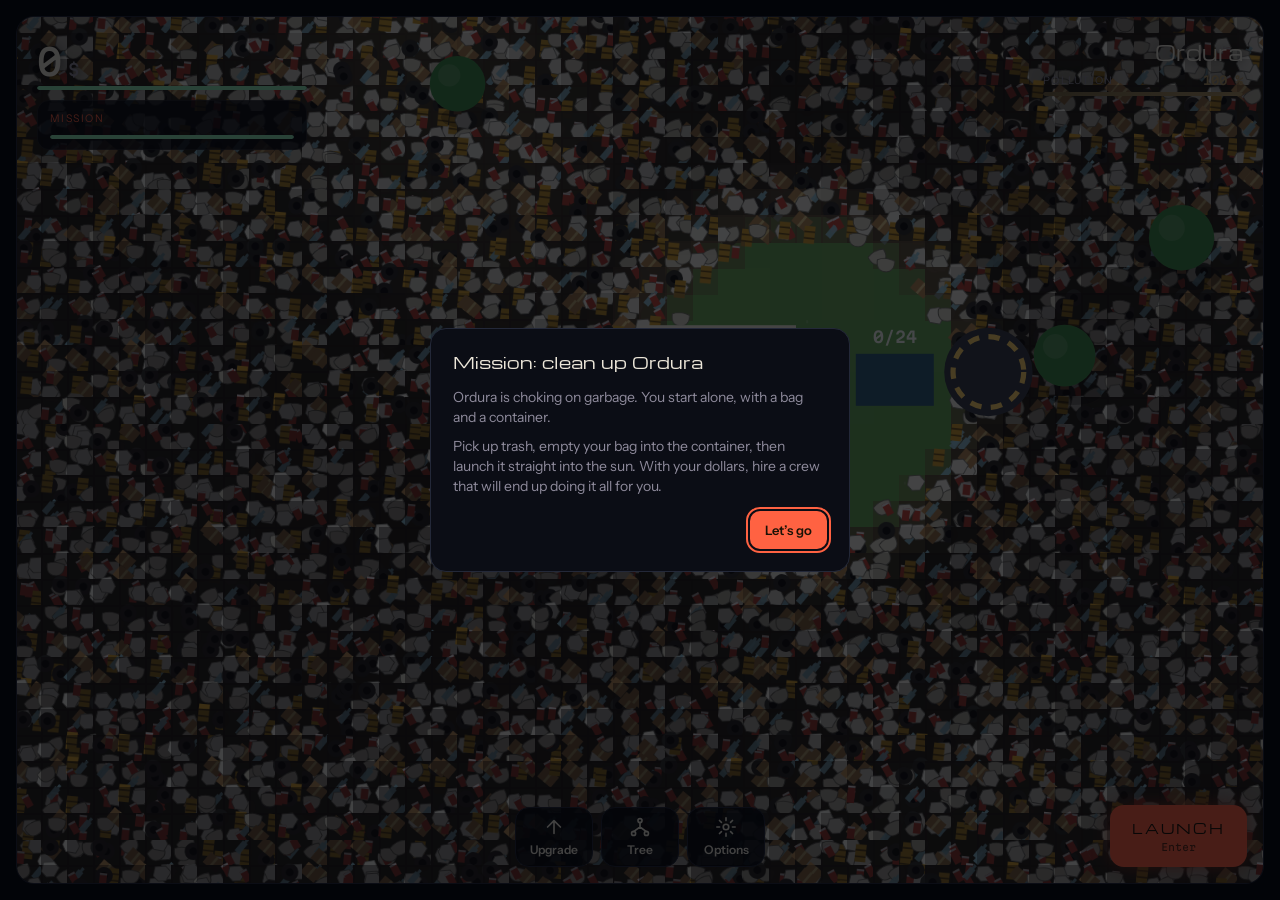
<file: index.html>
<!doctype html>
<html lang="fr">
<head>
<meta charset="utf-8">
<meta name="viewport" content="width=device-width, initial-scale=1, viewport-fit=cover">
<title>Feed the Sun</title>
<meta name="theme-color" content="#05060b">
<link rel="manifest" href="manifest.webmanifest">
<link rel="icon" href="icon.svg" type="image/svg+xml">
<link rel="apple-touch-icon" href="icon-192.png">
<link rel="preconnect" href="https://fonts.googleapis.com">
<link rel="preconnect" href="https://fonts.gstatic.com" crossorigin>
<link rel="stylesheet" href="https://fonts.googleapis.com/css2?family=Instrument+Sans:wght@400;500;600;700&family=Martian+Mono:wght@400;500;700&family=Michroma&display=swap">
<link rel="stylesheet" href="style.css?v=4.2">
<meta name="description" content="Feed the Sun : un hippie et son aspirateur déterrent des planètes ensevelies sous les déchets, avec des robots, des bulldozers et des grues, et envoient tout brûler dans le soleil. Un objet rare se cache sous chaque planète. Jeu gratuit, en français et en anglais.">
</head>
<body>
<div class="game" id="app">
  <section class="stage" id="stage">
    <canvas id="scene" aria-label="Scene"></canvas>

    <div class="hud hud-left">
      <div class="credits"><span id="money">0</span><span class="unit">$</span></div>
      <div class="lvl" id="lvlRow" hidden><span id="lvlTxt">Niveau 1</span><span class="pts" id="ptsTxt"></span></div>
      <div class="bar xp" id="xpRow"><div class="bar-fill" id="xpBar"></div></div>
      <div class="mission" id="mission">
        <div class="mission-top"><span data-i18n="missionLabel">Mission</span><span id="missionReward"></span></div>
        <div class="mission-text" id="missionText"></div>
        <div class="bar"><div class="bar-fill" id="missionBar"></div></div>
      </div>
      <div class="detector" id="detector" hidden></div>
    </div>

    <div class="hud hud-right">
      <div class="planet-name" id="planetName">Ordura</div>
      <div class="poll"><span data-i18n="pollution">Pollution</span><span id="pollTxt">100 %</span></div>
      <div class="bar poll-bar"><div class="bar-fill" id="pollBar"></div></div>
    </div>

    <div class="view-seg seg" id="viewSeg" hidden>
      <button type="button" class="seg-btn" id="viewGround" data-i18n="ground">Ville</button>
      <button type="button" class="seg-btn" id="viewOrbit" data-i18n="orbit">Orbite</button>
    </div>
    <div class="boost" id="boost" hidden></div>
    <div class="hint" id="hint" hidden></div>

    <nav class="dock" aria-label="Menu">
      <button type="button" class="dock-btn" data-open="shop"><svg viewBox="0 0 24 24" aria-hidden="true"><path d="M12 19V5M5 12l7-7 7 7"/></svg><span data-i18n="tabShop">Améliorer</span><i class="dot" id="dot-shop" hidden></i></button>
      <button type="button" class="dock-btn" data-open="tree"><svg viewBox="0 0 24 24" aria-hidden="true"><circle cx="12" cy="5" r="2.2"/><circle cx="5" cy="19" r="2.2"/><circle cx="19" cy="19" r="2.2"/><path d="M12 7v5M12 12l-7 5M12 12l7 5"/></svg><span data-i18n="tabTree">Arbre</span><i class="dot" id="dot-tree" hidden></i></button>
      <button type="button" class="dock-btn" data-open="opt"><svg viewBox="0 0 24 24" aria-hidden="true"><circle cx="12" cy="12" r="3"/><path d="M12 2v3M12 19v3M2 12h3M19 12h3M4.9 4.9l2.1 2.1M17 17l2.1 2.1M4.9 19.1L7 17M17 7l2.1-2.1"/></svg><span data-i18n="tabOpt">Réglages</span></button>
    </nav>

    <button class="fire" id="launchBtn" type="button"><span data-i18n="launch">Lancer</span><kbd data-i18n="launchKey">Entrée</kbd></button>

    <div class="banner" id="banner" hidden>
      <div class="banner-title" id="bannerTitle"></div>
      <div class="banner-text" id="bannerText"></div>
      <button class="btn btn-sun" id="travelBtn" type="button"></button>
    </div>

    <section class="sheet" id="sheet" hidden aria-labelledby="sheetTitle">
      <div class="sheet-head"><div class="sheet-grip"></div><h2 id="sheetTitle"></h2><button type="button" class="sheet-close" id="sheetClose" aria-label="Fermer">×</button></div>
      <div class="sheet-body" id="sheetBody"></div>
    </section>
  </section>
</div>

<div class="toasts" id="toasts" aria-live="polite"></div>

<div class="modal" id="modal" hidden>
  <div class="modal-card" role="dialog" aria-modal="true" aria-labelledby="modalTitle">
    <div class="modal-title" id="modalTitle"></div>
    <div class="modal-body" id="modalBody"></div>
    <div class="modal-actions" id="modalActions"></div>
  </div>
</div>

<script src="data.js?v=4.2"></script>
<script src="i18n.js?v=4.2"></script>
<script src="planet.js?v=4.2"></script>
<script src="world.js?v=4.2"></script>
<script src="render.js?v=4.2"></script>
<script src="orbit.js?v=4.2"></script>
<script src="panels.js?v=4.2"></script>
<script src="ui.js?v=4.2"></script>
</body>
</html>
</file>
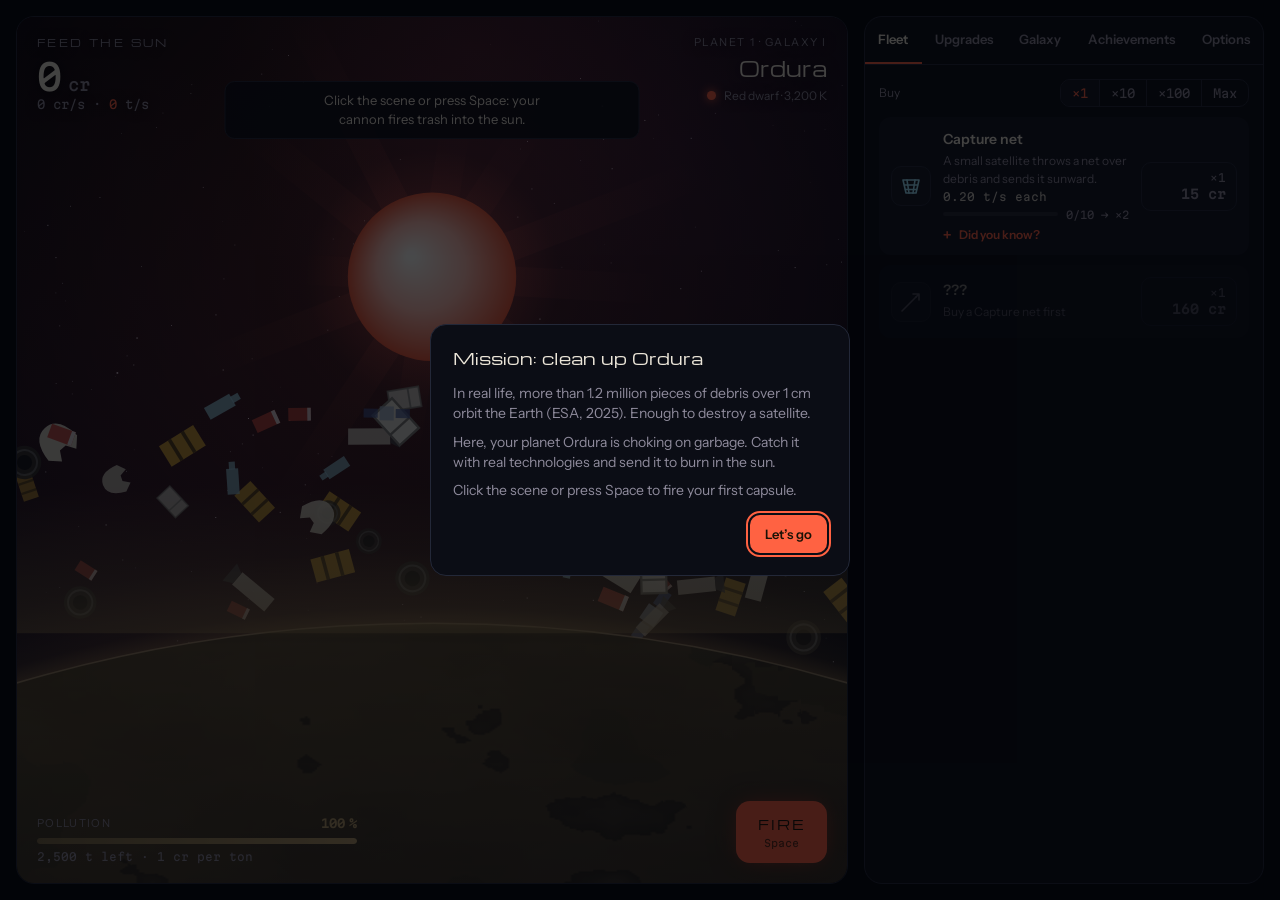
<file: v2/index.html>
<!doctype html>
<html lang="fr">
<head>
<meta charset="utf-8">
<meta name="viewport" content="width=device-width, initial-scale=1, viewport-fit=cover">
<title>Feed the Sun</title>
<link rel="preconnect" href="https://fonts.googleapis.com">
<link rel="preconnect" href="https://fonts.gstatic.com" crossorigin>
<link rel="stylesheet" href="https://fonts.googleapis.com/css2?family=Instrument+Sans:wght@400;500;600;700&family=Martian+Mono:wght@400;500;700&family=Michroma&display=swap">
<link rel="stylesheet" href="style.css">
<meta name="description" content="Feed the Sun : un jeu idle spatial. Capture les déchets d'une planète polluée avec de vraies technologies et envoie-les brûler dans le soleil.">
</head>
<body>
<div class="app" id="app">
  <section class="stage" id="stage">
    <canvas id="scene" aria-label="Scene"></canvas>

    <div class="hud hud-left">
      <div class="brand">Feed the Sun</div>
      <div class="credits"><span id="credits">0</span><span class="unit">cr</span></div>
      <div class="rates"><span id="cps">0</span> <span data-i18n="crPerSec">cr/s</span><span class="sep">·</span><span id="tps">0</span> <span data-i18n="tPerSec">t/s</span></div>
    </div>

    <div class="hud hud-right">
      <div class="eyebrow" id="planetMeta">Planète 1 · Galaxie I</div>
      <div class="planet-name" id="planetName">Ordura</div>
      <div class="sun-meta"><span class="sun-dot"></span><span id="sunMeta">Naine rouge · 3 200 K</span></div>
    </div>

    <div class="buffs" id="buffs"></div>
    <div class="hint" id="hint" hidden></div>

    <div class="pollution">
      <div class="pollution-top"><span data-i18n="pollution">Pollution</span><span id="pollPct">100 %</span></div>
      <div class="bar"><div class="bar-fill" id="pollBar"></div></div>
      <div class="pollution-sub" id="pollSub"></div>
    </div>

    <button class="fire" id="fireBtn" type="button"><span data-i18n="fire">Tirer</span><kbd data-i18n="space">Espace</kbd></button>

    <div class="banner" id="banner" hidden>
      <div class="banner-title" id="bannerTitle"></div>
      <div class="banner-text" id="bannerText"></div>
      <button class="btn btn-sun" id="travelBtn" type="button"></button>
    </div>
  </section>

  <aside class="log" id="panel">
    <nav class="tabs" role="tablist" id="tabs">
      <button type="button" role="tab" data-tab="fleet" id="tabbtn-fleet"><span data-i18n="tabFleet">Flotte</span></button>
      <button type="button" role="tab" data-tab="ups" id="tabbtn-ups"><span data-i18n="tabUps">Améliorations</span><span class="dot" id="upsDot" hidden></span></button>
      <button type="button" role="tab" data-tab="galaxy" id="tabbtn-galaxy"><span data-i18n="tabGalaxy">Galaxie</span><span class="dot" id="galaxyDot" hidden></span></button>
      <button type="button" role="tab" data-tab="ach" id="tabbtn-ach"><span data-i18n="tabAch">Succès</span></button>
      <button type="button" role="tab" data-tab="opt" id="tabbtn-opt"><span data-i18n="tabOpt">Options</span></button>
    </nav>
    <div class="tab-body" id="tab-fleet" role="tabpanel"></div>
    <div class="tab-body" id="tab-ups" role="tabpanel" hidden></div>
    <div class="tab-body" id="tab-galaxy" role="tabpanel" hidden></div>
    <div class="tab-body" id="tab-ach" role="tabpanel" hidden></div>
    <div class="tab-body" id="tab-opt" role="tabpanel" hidden></div>
  </aside>
</div>

<div class="toasts" id="toasts" aria-live="polite"></div>

<div class="modal" id="modal" hidden>
  <div class="modal-card" role="dialog" aria-modal="true" aria-labelledby="modalTitle">
    <div class="modal-title" id="modalTitle"></div>
    <div class="modal-body" id="modalBody"></div>
    <div class="modal-actions" id="modalActions"></div>
  </div>
</div>

<script src="data.js"></script>
<script src="i18n.js"></script>
<script src="core.js"></script>
<script src="scene.js"></script>
<script src="ui.js"></script>
</body>
</html>
</file>
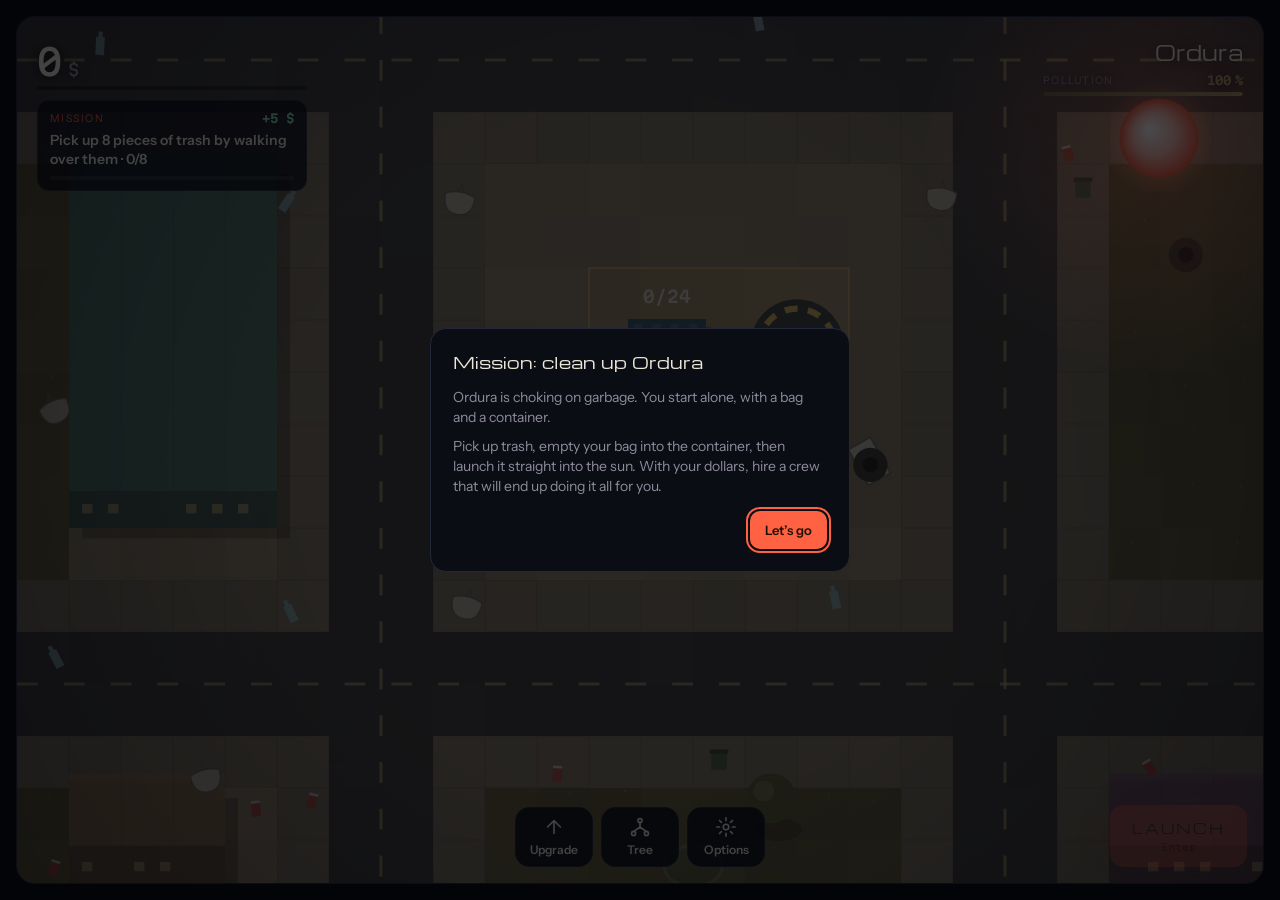
<file: v3/index.html>
<!doctype html>
<html lang="fr">
<head>
<meta charset="utf-8">
<meta name="viewport" content="width=device-width, initial-scale=1, viewport-fit=cover">
<title>Feed the Sun (version ville)</title>
<meta name="theme-color" content="#05060b">
<link rel="manifest" href="../manifest.webmanifest">
<link rel="icon" href="../icon.svg" type="image/svg+xml">
<link rel="apple-touch-icon" href="../icon-192.png">
<link rel="preconnect" href="https://fonts.googleapis.com">
<link rel="preconnect" href="https://fonts.gstatic.com" crossorigin>
<link rel="stylesheet" href="https://fonts.googleapis.com/css2?family=Instrument+Sans:wght@400;500;600;700&family=Martian+Mono:wght@400;500;700&family=Michroma&display=swap">
<link rel="stylesheet" href="style.css?v=3.3">
<meta name="description" content="Feed the Sun : nettoie une ville polluée, embauche une équipe, envoie les déchets brûler dans le soleil. Jeu gratuit, en français et en anglais.">
</head>
<body>
<div class="game" id="app">
  <section class="stage" id="stage">
    <canvas id="scene" aria-label="Scene"></canvas>

    <div class="hud hud-left">
      <div class="credits"><span id="money">0</span><span class="unit">$</span></div>
      <div class="lvl" id="lvlRow" hidden><span id="lvlTxt">Niveau 1</span><span class="pts" id="ptsTxt"></span></div>
      <div class="bar xp" id="xpRow"><div class="bar-fill" id="xpBar"></div></div>
      <div class="mission" id="mission">
        <div class="mission-top"><span data-i18n="missionLabel">Mission</span><span id="missionReward"></span></div>
        <div class="mission-text" id="missionText"></div>
        <div class="bar"><div class="bar-fill" id="missionBar"></div></div>
      </div>
    </div>

    <div class="hud hud-right">
      <div class="planet-name" id="planetName">Ordura</div>
      <div class="poll"><span data-i18n="pollution">Pollution</span><span id="pollTxt">100 %</span></div>
      <div class="bar poll-bar"><div class="bar-fill" id="pollBar"></div></div>
    </div>

    <div class="view-seg seg" id="viewSeg" hidden>
      <button type="button" class="seg-btn" id="viewGround" data-i18n="ground">Ville</button>
      <button type="button" class="seg-btn" id="viewOrbit" data-i18n="orbit">Orbite</button>
    </div>
    <div class="boost" id="boost" hidden></div>
    <div class="hint" id="hint" hidden></div>

    <nav class="dock" aria-label="Menu">
      <button type="button" class="dock-btn" data-open="shop"><svg viewBox="0 0 24 24" aria-hidden="true"><path d="M12 19V5M5 12l7-7 7 7"/></svg><span data-i18n="tabShop">Améliorer</span><i class="dot" id="dot-shop" hidden></i></button>
      <button type="button" class="dock-btn" data-open="tree"><svg viewBox="0 0 24 24" aria-hidden="true"><circle cx="12" cy="5" r="2.2"/><circle cx="5" cy="19" r="2.2"/><circle cx="19" cy="19" r="2.2"/><path d="M12 7v5M12 12l-7 5M12 12l7 5"/></svg><span data-i18n="tabTree">Arbre</span><i class="dot" id="dot-tree" hidden></i></button>
      <button type="button" class="dock-btn" data-open="opt"><svg viewBox="0 0 24 24" aria-hidden="true"><circle cx="12" cy="12" r="3"/><path d="M12 2v3M12 19v3M2 12h3M19 12h3M4.9 4.9l2.1 2.1M17 17l2.1 2.1M4.9 19.1L7 17M17 7l2.1-2.1"/></svg><span data-i18n="tabOpt">Réglages</span></button>
    </nav>

    <button class="fire" id="launchBtn" type="button"><span data-i18n="launch">Lancer</span><kbd data-i18n="launchKey">Entrée</kbd></button>

    <div class="banner" id="banner" hidden>
      <div class="banner-title" id="bannerTitle"></div>
      <div class="banner-text" id="bannerText"></div>
      <button class="btn btn-sun" id="travelBtn" type="button"></button>
    </div>

    <section class="sheet" id="sheet" hidden aria-labelledby="sheetTitle">
      <div class="sheet-head"><div class="sheet-grip"></div><h2 id="sheetTitle"></h2><button type="button" class="sheet-close" id="sheetClose" aria-label="Fermer">×</button></div>
      <div class="sheet-body" id="sheetBody"></div>
    </section>
  </section>
</div>

<div class="toasts" id="toasts" aria-live="polite"></div>

<div class="modal" id="modal" hidden>
  <div class="modal-card" role="dialog" aria-modal="true" aria-labelledby="modalTitle">
    <div class="modal-title" id="modalTitle"></div>
    <div class="modal-body" id="modalBody"></div>
    <div class="modal-actions" id="modalActions"></div>
  </div>
</div>

<script src="data.js?v=3.3"></script>
<script src="i18n.js?v=3.3"></script>
<script src="city.js?v=3.3"></script>
<script src="world.js?v=3.3"></script>
<script src="render.js?v=3.3"></script>
<script src="orbit.js?v=3.3"></script>
<script src="panels.js?v=3.3"></script>
<script src="ui.js?v=3.3"></script>
</body>
</html>
</file>
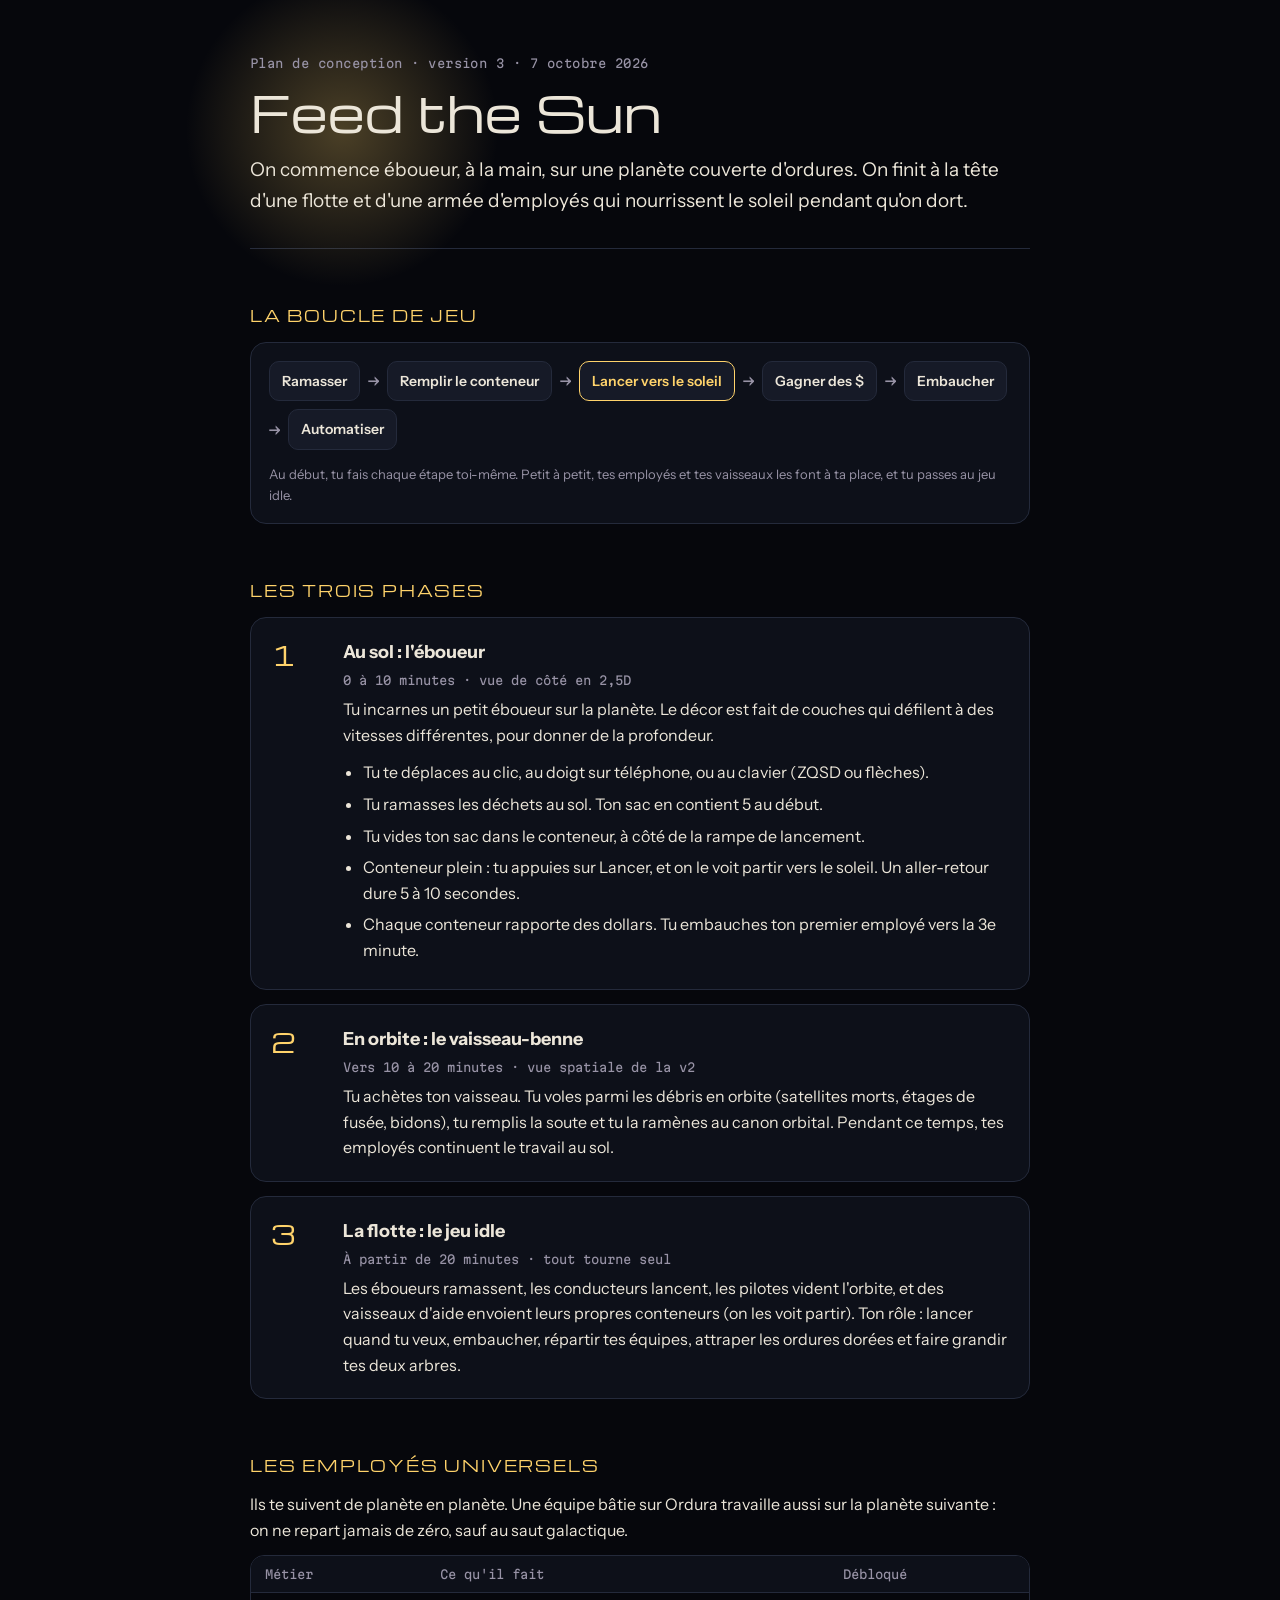
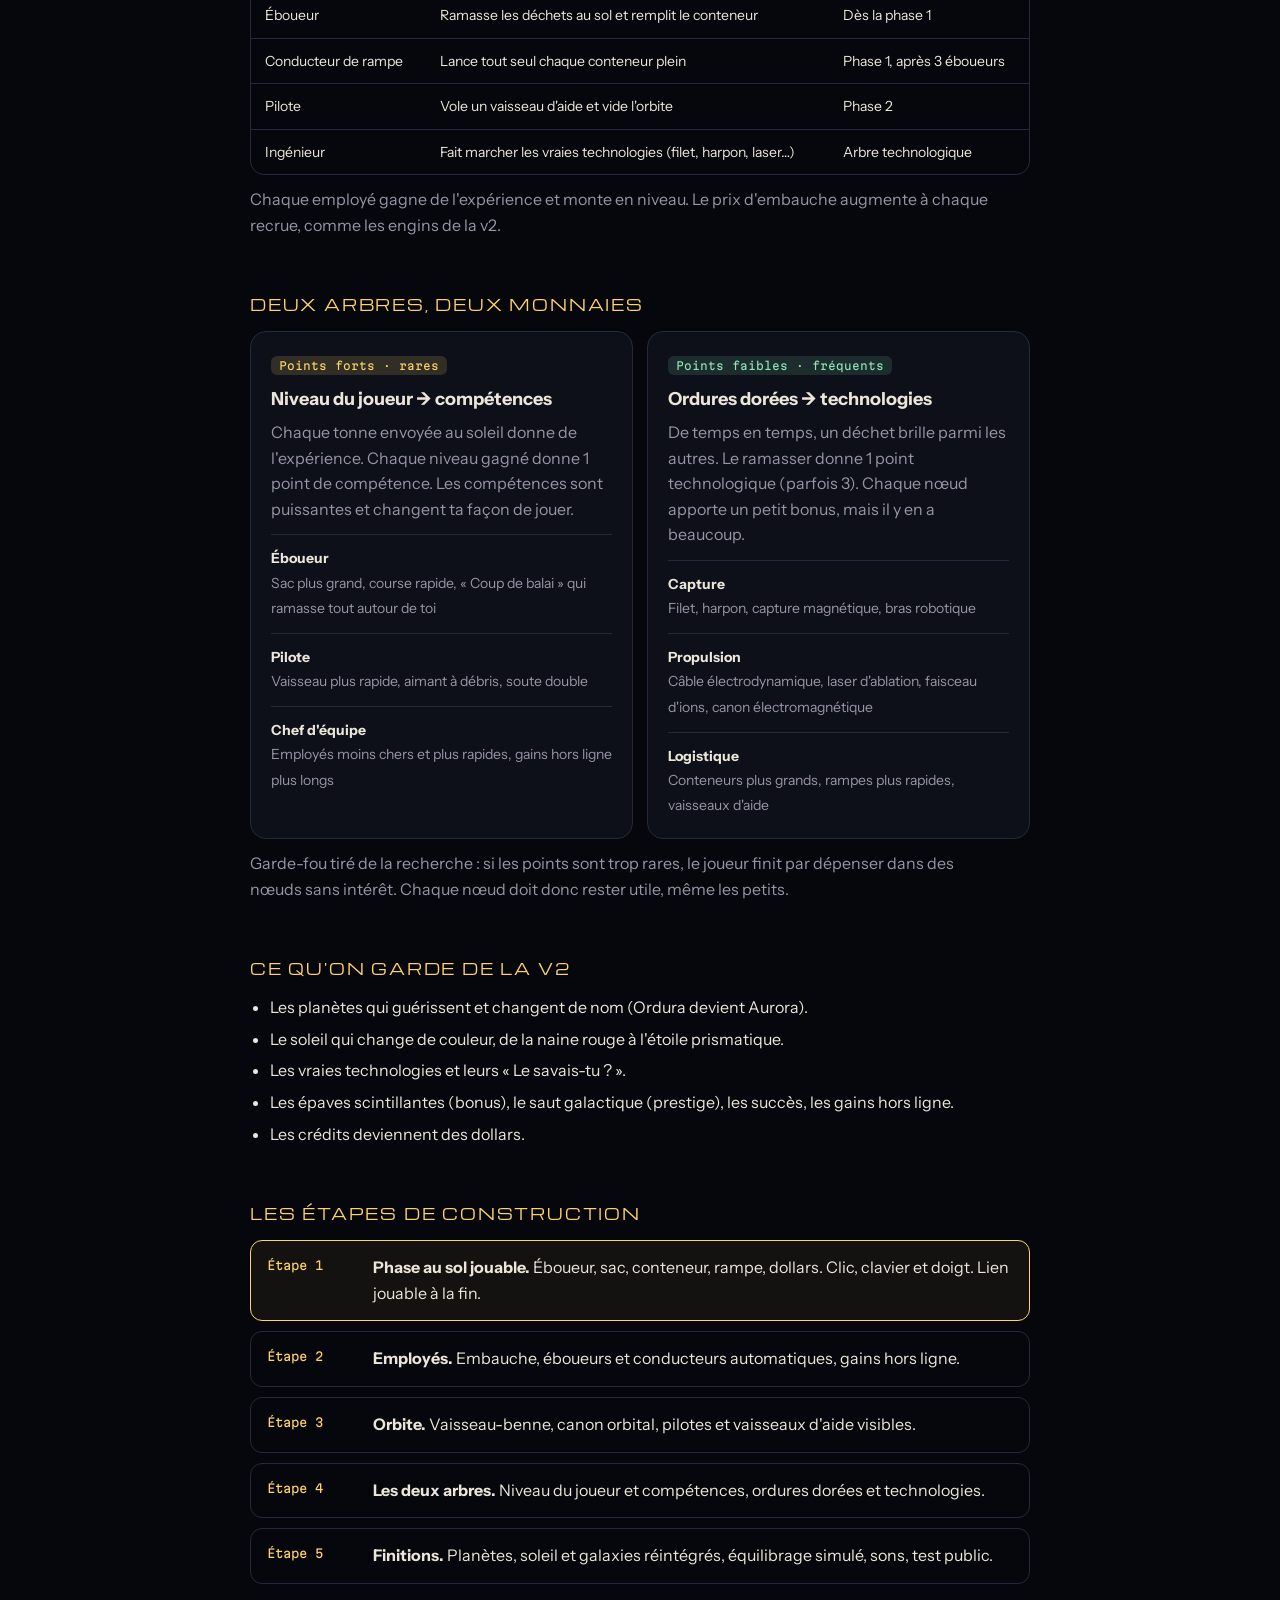
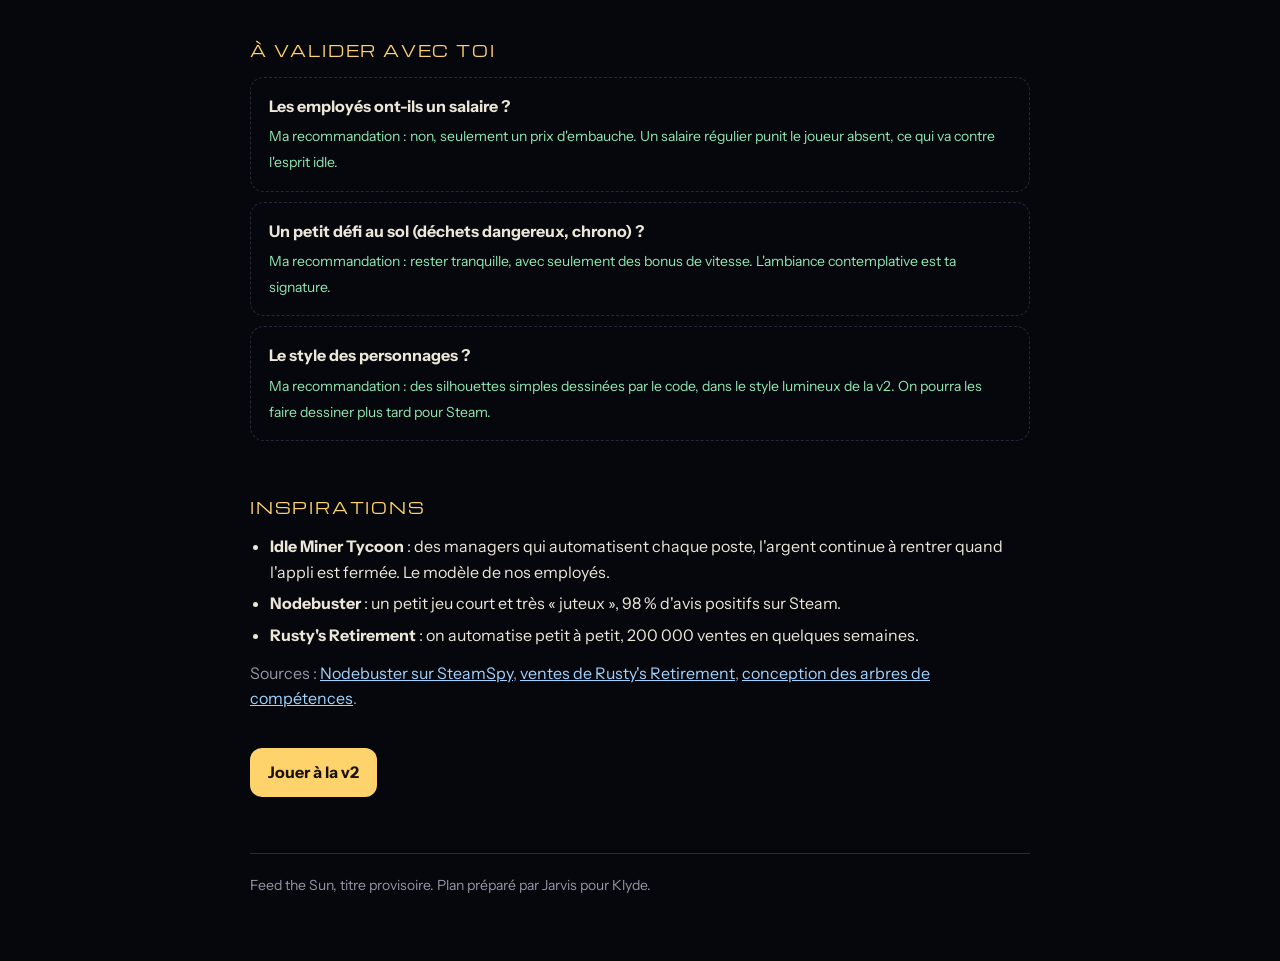
<file: plan.html>
<!doctype html>
<html lang="fr">
<head>
<meta charset="utf-8">
<meta name="viewport" content="width=device-width, initial-scale=1, viewport-fit=cover">
<title>Feed the Sun, plan v3</title>
<link rel="preconnect" href="https://fonts.googleapis.com">
<link rel="preconnect" href="https://fonts.gstatic.com" crossorigin>
<link rel="stylesheet" href="https://fonts.googleapis.com/css2?family=Instrument+Sans:wght@400;500;600;700&family=Martian+Mono:wght@400;600&family=Michroma&display=swap">
<style>
/* Plan : un carnet de mission. Une colonne de lecture, les phases comme des étapes de vol, les arbres côte à côte.
   Ambiance sombre assumée, comme le jeu. L'accent est la lumière du soleil (naine jaune). */
:root {
  color-scheme: dark;
  --void: #06070c;
  --panel: #0d1019;
  --line: #242a3b;
  --ink: #ece6d9;
  --mute: #9893a6;
  --sun: #ffd36b;
  --clean: #8fe8b4;
  --sky: #9fd3ff;
  --font-display: 'Michroma', 'Segoe UI', system-ui, sans-serif;
  --font-body: 'Instrument Sans', 'Segoe UI', system-ui, sans-serif;
  --font-data: 'Martian Mono', ui-monospace, Consolas, monospace;
}
html { background: var(--void); }
body { margin: 0; background: var(--void); color: var(--ink); font: 16px/1.6 var(--font-body); padding-inline: 16px; padding-block: 0 64px; }
.wrap { max-width: 780px; margin: 0 auto; }
header { padding-block: 56px 32px; border-bottom: 1px solid var(--line); position: relative; }
header::before { content: ''; position: absolute; left: -10%; top: -40px; width: 340px; height: 340px; border-radius: 50%;
  background: radial-gradient(circle, rgba(255, 211, 107, 0.28), rgba(255, 211, 107, 0) 65%); pointer-events: none; }
.eyebrow { font: 12px var(--font-data); color: var(--mute); letter-spacing: 0.04em; position: relative; }
h1 { font: clamp(30px, 6vw, 48px)/1.15 var(--font-display); margin: 14px 0 16px; text-wrap: balance; position: relative; }
.lead { font-size: 19px; color: var(--ink); max-width: 62ch; margin: 0; position: relative; text-wrap: balance; }
h2 { font: 15px/1.4 var(--font-display); letter-spacing: 0.12em; text-transform: uppercase; color: var(--sun); margin: 56px 0 16px; }
h3 { font-size: 18px; margin: 0 0 6px; }
p { margin: 0 0 12px; max-width: 68ch; }
.muted { color: var(--mute); }
ul { margin: 0 0 12px; padding-left: 20px; }
li { margin-bottom: 6px; }
a { color: var(--sky); }
a:focus-visible, summary:focus-visible { outline: 2px solid var(--sun); outline-offset: 2px; }

.loop { display: flex; flex-wrap: wrap; align-items: center; gap: 8px; padding: 18px; border: 1px solid var(--line); border-radius: 16px; background: var(--panel); }
.step { font-weight: 600; font-size: 14px; padding: 8px 12px; border-radius: 10px; background: #161a27; border: 1px solid var(--line); }
.step.sun { border-color: var(--sun); color: var(--sun); }
.arrow { color: var(--mute); font-family: var(--font-data); }
.loop-note { flex-basis: 100%; font-size: 13px; color: var(--mute); margin-top: 6px; }

.phases { display: grid; gap: 14px; }
.phase { display: grid; grid-template-columns: 56px minmax(0, 1fr); gap: 16px; padding: 20px; border-radius: 16px; background: var(--panel); border: 1px solid var(--line); }
.phase-n { font: 26px var(--font-display); color: var(--sun); line-height: 1; padding-top: 4px; }
.phase .when { font: 12px var(--font-data); color: var(--mute); margin-bottom: 10px; }
.phase p:last-child, .phase ul:last-child { margin-bottom: 0; }

.trees { display: grid; grid-template-columns: repeat(2, minmax(0, 1fr)); gap: 14px; }
.tree { padding: 20px; border-radius: 16px; background: var(--panel); border: 1px solid var(--line); min-width: 0; }
.tree .tag { display: inline-block; font: 11px var(--font-data); padding: 3px 8px; border-radius: 6px; margin-bottom: 10px; }
.tree.strong .tag { background: rgba(255, 211, 107, 0.15); color: var(--sun); }
.tree.weak .tag { background: rgba(143, 232, 180, 0.13); color: var(--clean); }
.branch { margin-top: 12px; padding-top: 12px; border-top: 1px solid var(--line); }
.branch b { display: block; font-size: 14px; }
.branch span { font-size: 14px; color: var(--mute); }

.table-wrap { overflow-x: auto; border: 1px solid var(--line); border-radius: 14px; }
table { border-collapse: collapse; width: 100%; min-width: 560px; font-size: 14px; }
th, td { text-align: left; padding: 11px 14px; border-bottom: 1px solid var(--line); vertical-align: top; }
th { font: 12px var(--font-data); color: var(--mute); font-weight: 400; background: var(--panel); }
tr:last-child td { border-bottom: 0; }

.milestones { list-style: none; padding: 0; margin: 0; display: grid; gap: 10px; }
.milestones li { display: grid; grid-template-columns: 92px minmax(0, 1fr); gap: 14px; padding: 14px 16px; border-radius: 12px; border: 1px solid var(--line); margin: 0; }
.milestones .k { font: 12px var(--font-data); color: var(--sun); padding-top: 3px; }
.milestones li.now { border-color: var(--sun); background: rgba(255, 211, 107, 0.05); }

.q { padding: 16px 18px; border-radius: 14px; border: 1px dashed var(--line); margin-bottom: 10px; }
.q b { display: block; margin-bottom: 4px; }
.reco { font-size: 14px; color: var(--clean); }
.cta { display: inline-block; margin-top: 8px; padding: 12px 18px; border-radius: 12px; background: var(--sun); color: #1a1206; font-weight: 700; text-decoration: none; }
footer { margin-top: 56px; padding-top: 20px; border-top: 1px solid var(--line); font-size: 14px; color: var(--mute); }

@media (max-width: 640px) {
  .trees { grid-template-columns: minmax(0, 1fr); }
  .phase { grid-template-columns: minmax(0, 1fr); gap: 6px; }
  .milestones li { grid-template-columns: minmax(0, 1fr); gap: 4px; }
}
</style>
</head>
<body>
<div class="wrap">
  <header>
    <div class="eyebrow">Plan de conception · version 3 · 7 octobre 2026</div>
    <h1>Feed the Sun</h1>
    <p class="lead">On commence éboueur, à la main, sur une planète couverte d'ordures. On finit à la tête d'une flotte et d'une armée d'employés qui nourrissent le soleil pendant qu'on dort.</p>
  </header>

  <h2>La boucle de jeu</h2>
  <div class="loop" role="list">
    <span class="step" role="listitem">Ramasser</span><span class="arrow" aria-hidden="true">→</span>
    <span class="step" role="listitem">Remplir le conteneur</span><span class="arrow" aria-hidden="true">→</span>
    <span class="step sun" role="listitem">Lancer vers le soleil</span><span class="arrow" aria-hidden="true">→</span>
    <span class="step" role="listitem">Gagner des $</span><span class="arrow" aria-hidden="true">→</span>
    <span class="step" role="listitem">Embaucher</span><span class="arrow" aria-hidden="true">→</span>
    <span class="step" role="listitem">Automatiser</span>
    <span class="loop-note">Au début, tu fais chaque étape toi-même. Petit à petit, tes employés et tes vaisseaux les font à ta place, et tu passes au jeu idle.</span>
  </div>

  <h2>Les trois phases</h2>
  <div class="phases">
    <section class="phase">
      <div class="phase-n">1</div>
      <div>
        <h3>Au sol : l'éboueur</h3>
        <div class="when">0 à 10 minutes · vue de côté en 2,5D</div>
        <p>Tu incarnes un petit éboueur sur la planète. Le décor est fait de couches qui défilent à des vitesses différentes, pour donner de la profondeur.</p>
        <ul>
          <li>Tu te déplaces au clic, au doigt sur téléphone, ou au clavier (ZQSD ou flèches).</li>
          <li>Tu ramasses les déchets au sol. Ton sac en contient 5 au début.</li>
          <li>Tu vides ton sac dans le conteneur, à côté de la rampe de lancement.</li>
          <li>Conteneur plein : tu appuies sur Lancer, et on le voit partir vers le soleil. Un aller-retour dure 5 à 10 secondes.</li>
          <li>Chaque conteneur rapporte des dollars. Tu embauches ton premier employé vers la 3e minute.</li>
        </ul>
      </div>
    </section>
    <section class="phase">
      <div class="phase-n">2</div>
      <div>
        <h3>En orbite : le vaisseau-benne</h3>
        <div class="when">Vers 10 à 20 minutes · vue spatiale de la v2</div>
        <p>Tu achètes ton vaisseau. Tu voles parmi les débris en orbite (satellites morts, étages de fusée, bidons), tu remplis la soute et tu la ramènes au canon orbital. Pendant ce temps, tes employés continuent le travail au sol.</p>
      </div>
    </section>
    <section class="phase">
      <div class="phase-n">3</div>
      <div>
        <h3>La flotte : le jeu idle</h3>
        <div class="when">À partir de 20 minutes · tout tourne seul</div>
        <p>Les éboueurs ramassent, les conducteurs lancent, les pilotes vident l'orbite, et des vaisseaux d'aide envoient leurs propres conteneurs (on les voit partir). Ton rôle : lancer quand tu veux, embaucher, répartir tes équipes, attraper les ordures dorées et faire grandir tes deux arbres.</p>
      </div>
    </section>
  </div>

  <h2>Les employés universels</h2>
  <p>Ils te suivent de planète en planète. Une équipe bâtie sur Ordura travaille aussi sur la planète suivante : on ne repart jamais de zéro, sauf au saut galactique.</p>
  <div class="table-wrap">
    <table>
      <thead><tr><th>Métier</th><th>Ce qu'il fait</th><th>Débloqué</th></tr></thead>
      <tbody>
        <tr><td>Éboueur</td><td>Ramasse les déchets au sol et remplit le conteneur</td><td>Dès la phase 1</td></tr>
        <tr><td>Conducteur de rampe</td><td>Lance tout seul chaque conteneur plein</td><td>Phase 1, après 3 éboueurs</td></tr>
        <tr><td>Pilote</td><td>Vole un vaisseau d'aide et vide l'orbite</td><td>Phase 2</td></tr>
        <tr><td>Ingénieur</td><td>Fait marcher les vraies technologies (filet, harpon, laser…)</td><td>Arbre technologique</td></tr>
      </tbody>
    </table>
  </div>
  <p class="muted" style="margin-top:12px">Chaque employé gagne de l'expérience et monte en niveau. Le prix d'embauche augmente à chaque recrue, comme les engins de la v2.</p>

  <h2>Deux arbres, deux monnaies</h2>
  <div class="trees">
    <section class="tree strong">
      <span class="tag">Points forts · rares</span>
      <h3>Niveau du joueur → compétences</h3>
      <p class="muted">Chaque tonne envoyée au soleil donne de l'expérience. Chaque niveau gagné donne 1 point de compétence. Les compétences sont puissantes et changent ta façon de jouer.</p>
      <div class="branch"><b>Éboueur</b><span>Sac plus grand, course rapide, « Coup de balai » qui ramasse tout autour de toi</span></div>
      <div class="branch"><b>Pilote</b><span>Vaisseau plus rapide, aimant à débris, soute double</span></div>
      <div class="branch"><b>Chef d'équipe</b><span>Employés moins chers et plus rapides, gains hors ligne plus longs</span></div>
    </section>
    <section class="tree weak">
      <span class="tag">Points faibles · fréquents</span>
      <h3>Ordures dorées → technologies</h3>
      <p class="muted">De temps en temps, un déchet brille parmi les autres. Le ramasser donne 1 point technologique (parfois 3). Chaque nœud apporte un petit bonus, mais il y en a beaucoup.</p>
      <div class="branch"><b>Capture</b><span>Filet, harpon, capture magnétique, bras robotique</span></div>
      <div class="branch"><b>Propulsion</b><span>Câble électrodynamique, laser d'ablation, faisceau d'ions, canon électromagnétique</span></div>
      <div class="branch"><b>Logistique</b><span>Conteneurs plus grands, rampes plus rapides, vaisseaux d'aide</span></div>
    </section>
  </div>
  <p class="muted" style="margin-top:12px">Garde-fou tiré de la recherche : si les points sont trop rares, le joueur finit par dépenser dans des nœuds sans intérêt. Chaque nœud doit donc rester utile, même les petits.</p>

  <h2>Ce qu'on garde de la v2</h2>
  <ul>
    <li>Les planètes qui guérissent et changent de nom (Ordura devient Aurora).</li>
    <li>Le soleil qui change de couleur, de la naine rouge à l'étoile prismatique.</li>
    <li>Les vraies technologies et leurs « Le savais-tu ? ».</li>
    <li>Les épaves scintillantes (bonus), le saut galactique (prestige), les succès, les gains hors ligne.</li>
    <li>Les crédits deviennent des dollars.</li>
  </ul>

  <h2>Les étapes de construction</h2>
  <ol class="milestones">
    <li class="now"><span class="k">Étape 1</span><div><b>Phase au sol jouable.</b> Éboueur, sac, conteneur, rampe, dollars. Clic, clavier et doigt. Lien jouable à la fin.</div></li>
    <li><span class="k">Étape 2</span><div><b>Employés.</b> Embauche, éboueurs et conducteurs automatiques, gains hors ligne.</div></li>
    <li><span class="k">Étape 3</span><div><b>Orbite.</b> Vaisseau-benne, canon orbital, pilotes et vaisseaux d'aide visibles.</div></li>
    <li><span class="k">Étape 4</span><div><b>Les deux arbres.</b> Niveau du joueur et compétences, ordures dorées et technologies.</div></li>
    <li><span class="k">Étape 5</span><div><b>Finitions.</b> Planètes, soleil et galaxies réintégrés, équilibrage simulé, sons, test public.</div></li>
  </ol>

  <h2>À valider avec toi</h2>
  <div class="q"><b>Les employés ont-ils un salaire ?</b><span class="reco">Ma recommandation : non, seulement un prix d'embauche. Un salaire régulier punit le joueur absent, ce qui va contre l'esprit idle.</span></div>
  <div class="q"><b>Un petit défi au sol (déchets dangereux, chrono) ?</b><span class="reco">Ma recommandation : rester tranquille, avec seulement des bonus de vitesse. L'ambiance contemplative est ta signature.</span></div>
  <div class="q"><b>Le style des personnages ?</b><span class="reco">Ma recommandation : des silhouettes simples dessinées par le code, dans le style lumineux de la v2. On pourra les faire dessiner plus tard pour Steam.</span></div>

  <h2>Inspirations</h2>
  <ul>
    <li><b>Idle Miner Tycoon</b> : des managers qui automatisent chaque poste, l'argent continue à rentrer quand l'appli est fermée. Le modèle de nos employés.</li>
    <li><b>Nodebuster</b> : un petit jeu court et très « juteux », 98 % d'avis positifs sur Steam.</li>
    <li><b>Rusty's Retirement</b> : on automatise petit à petit, 200 000 ventes en quelques semaines.</li>
  </ul>
  <p class="muted">Sources : <a href="https://www.steamspy.com/app/3107330">Nodebuster sur SteamSpy</a>, <a href="https://automaton-media.com/articles/newsjp/20240514-293317/">ventes de Rusty's Retirement</a>, <a href="https://adriancrook.com/?p=8095">conception des arbres de compétences</a>.</p>

  <p style="margin-top:28px"><a class="cta" href="../">Jouer à la v2</a></p>

  <footer>Feed the Sun, titre provisoire. Plan préparé par Jarvis pour Klyde.</footer>
</div>
</body>
</html>
</file>
<file: style.css>
/* Plan : poste d'observation. La scène vivante occupe la vitre, le journal de bord est amarré à droite (dessous sur téléphone).
   Une seule ambiance, sombre et assumée. L'accent --sun suit la couleur réelle du soleil du joueur. */
:root {
  color-scheme: dark;
  --void: #05060b;
  --panel: #0b0d15;
  --raise: #121521;
  --line: #232838;
  --ink: #ece6d9;
  --mute: #8f8b9c;
  --sun: rgb(255, 98, 66);
  --clean: #8fe8b4;
  --smog: #b49a68;
  --danger: #ff8a7a;
  --on-sun: #1a1206;
  --font-display: 'Michroma', 'Segoe UI', system-ui, sans-serif;
  --font-body: 'Instrument Sans', 'Segoe UI', system-ui, sans-serif;
  --font-data: 'Martian Mono', ui-monospace, 'Cascadia Mono', Consolas, monospace;
  --radius: 14px;
}

html, body { height: 100%; }
body {
  margin: 0; background: var(--void); color: var(--ink);
  font: 14px/1.45 var(--font-body);
  padding-inline: 16px; padding-block: 16px; box-sizing: border-box; overflow: hidden;
  -webkit-tap-highlight-color: transparent;
}
*, *::before, *::after { box-sizing: border-box; }
[hidden] { display: none !important; }
button { font: inherit; color: inherit; }
:focus-visible { outline: 2px solid var(--sun); outline-offset: 2px; }

.app { height: 100%; display: grid; grid-template-columns: minmax(0, 1fr) 400px; gap: 16px; }

/* ---------- Scène ---------- */
.stage { position: relative; min-height: 0; border-radius: 18px; overflow: hidden; border: 1px solid var(--line); background: #04050a; }
#scene { position: absolute; inset: 0; width: 100%; height: 100%; display: block; cursor: crosshair; touch-action: manipulation; }
.hud { position: absolute; top: 18px; pointer-events: none; text-shadow: 0 1px 12px rgba(0, 0, 0, 0.8); }
.hud-left { left: 20px; }
.hud-right { right: 20px; text-align: right; }
.brand { font: 10px var(--font-display); letter-spacing: 0.24em; text-transform: uppercase; color: var(--mute); }
.credits { font: 500 clamp(24px, 3.2vw, 36px)/1.15 var(--font-data); margin-top: 6px; font-variant-numeric: tabular-nums; }
.credits .unit { font-size: 0.45em; color: var(--mute); margin-left: 6px; }
.rates { font: 12px var(--font-data); color: var(--mute); font-variant-numeric: tabular-nums; }
.rates #tps { color: var(--sun); }
.rates .sep { margin-inline: 8px; }
.eyebrow { font-size: 11px; letter-spacing: 0.14em; text-transform: uppercase; color: var(--mute); }
.planet-name { font: clamp(15px, 1.8vw, 20px)/1.3 var(--font-display); margin-top: 4px; text-wrap: balance; }
.sun-meta { font-size: 12px; color: var(--mute); margin-top: 6px; display: inline-flex; align-items: center; gap: 8px; }
.sun-dot { width: 9px; height: 9px; border-radius: 50%; background: var(--sun); box-shadow: 0 0 10px var(--sun); }

.buffs { position: absolute; top: 18px; left: 50%; transform: translateX(-50%); display: flex; gap: 8px; pointer-events: none; }
.buff { position: relative; font: 600 11px var(--font-data); padding: 6px 10px; border-radius: 8px; background: rgba(10, 12, 20, 0.85); border: 1px solid var(--sun); color: var(--ink); overflow: hidden; white-space: nowrap; }
.buff::after { content: ''; position: absolute; left: 0; bottom: 0; height: 2px; width: var(--p); background: var(--sun); }

.hint { position: absolute; left: 50%; bottom: 112px; transform: translateX(-50%); max-width: min(440px, calc(100% - 32px)); text-align: center;
  font-size: 13px; padding: 9px 14px; border-radius: 10px; background: rgba(10, 12, 20, 0.88); border: 1px solid var(--line); pointer-events: none; text-wrap: balance; }

.pollution { position: absolute; left: 20px; bottom: 20px; width: min(320px, calc(100% - 190px)); pointer-events: none; }
.pollution-top { display: flex; justify-content: space-between; font-size: 11px; letter-spacing: 0.12em; text-transform: uppercase; color: var(--mute); }
.pollution-top #pollPct { font: 600 12px var(--font-data); letter-spacing: 0; color: var(--smog); }
.bar { height: 6px; border-radius: 3px; background: rgba(255, 255, 255, 0.08); overflow: hidden; margin-top: 6px; }
.bar-fill { height: 100%; width: 100%; border-radius: 3px; background: linear-gradient(90deg, #7b6a46, var(--smog)); transition: width 0.25s linear; }
.pollution-sub { font: 11px var(--font-data); color: var(--mute); margin-top: 6px; font-variant-numeric: tabular-nums; }

.fire { position: absolute; right: 20px; bottom: 20px; display: flex; flex-direction: column; align-items: center; gap: 4px; padding: 14px 22px; border-radius: 14px;
  border: 0; background: var(--sun); color: var(--on-sun); font: 13px var(--font-display); letter-spacing: 0.16em; text-transform: uppercase; cursor: pointer;
  box-shadow: 0 0 28px rgba(0, 0, 0, 0.4), 0 0 22px -6px var(--sun); transition: transform 0.08s ease, opacity 0.2s; }
.fire kbd { font: 10px var(--font-data); letter-spacing: 0; text-transform: none; opacity: 0.7; }
.fire:hover { transform: translateY(-1px); }
.fire:active { transform: scale(0.96); }
.fire:disabled { opacity: 0.35; cursor: default; }

.banner { position: absolute; left: 50%; top: 50%; transform: translate(-50%, -50%); width: min(380px, calc(100% - 32px)); text-align: center; padding: 20px;
  border-radius: 16px; background: rgba(6, 10, 14, 0.9); border: 1px solid rgba(143, 232, 180, 0.45); display: grid; gap: 10px; justify-items: center; }
.banner-title { font: 17px/1.35 var(--font-display); color: var(--clean); text-wrap: balance; }
.banner-text { color: var(--mute); text-wrap: balance; }

/* ---------- Journal de bord ---------- */
.log { min-height: 0; display: flex; flex-direction: column; background: var(--panel); border: 1px solid var(--line); border-radius: 18px; overflow: hidden; }
.tabs { display: flex; overflow-x: auto; border-bottom: 1px solid var(--line); scrollbar-width: none; flex-shrink: 0; }
.tabs button { flex: 1 0 auto; position: relative; background: none; border: 0; padding: 13px 12px; font-weight: 600; font-size: 13px; color: var(--mute); cursor: pointer; border-bottom: 2px solid transparent; white-space: nowrap; }
.tabs button.is-on { color: var(--ink); border-bottom-color: var(--sun); }
.dot { display: inline-block; width: 6px; height: 6px; border-radius: 50%; background: var(--sun); margin-left: 6px; vertical-align: middle; }
.tab-body { flex: 1; min-height: 0; overflow-y: auto; padding: 14px; display: flex; flex-direction: column; gap: 10px; }
.muted { color: var(--mute); }
.empty { color: var(--mute); text-align: center; padding: 24px 8px; }
h3 { margin: 0; font: 12px var(--font-display); letter-spacing: 0.14em; text-transform: uppercase; }
p { margin: 0; }

.fleet-head, .ups-head { display: flex; align-items: center; justify-content: space-between; gap: 12px; }
.fleet-label, .ups-count { font-size: 12px; color: var(--mute); }
.seg { display: inline-flex; border: 1px solid var(--line); border-radius: 10px; overflow: hidden; }
.seg-btn { background: none; border: 0; padding: 6px 11px; font: 12px var(--font-data); color: var(--mute); cursor: pointer; }
.seg-btn + .seg-btn { border-left: 1px solid var(--line); }
.seg-btn.is-on { background: var(--raise); color: var(--sun); }

.gen-row { display: grid; grid-template-columns: 40px minmax(0, 1fr) auto; gap: 12px; align-items: center; padding: 12px; border-radius: 12px; background: var(--raise); }
.gen-icon { width: 40px; height: 40px; border-radius: 10px; display: grid; place-items: center; color: var(--c); border: 1px solid var(--line); background: rgba(255, 255, 255, 0.02); }
.gen-icon svg { width: 24px; height: 24px; fill: none; stroke: currentColor; stroke-width: 1.6; stroke-linecap: round; stroke-linejoin: round; }
.gen-main { min-width: 0; display: grid; gap: 3px; }
.gen-top { display: flex; align-items: baseline; justify-content: space-between; gap: 8px; }
.gen-name { font-weight: 600; }
.gen-count { font: 600 16px var(--font-data); color: var(--c); font-variant-numeric: tabular-nums; }
.gen-desc { font-size: 12px; color: var(--mute); }
.gen-prod { font: 11px var(--font-data); color: var(--ink); opacity: 0.85; }
.ms { display: flex; align-items: center; gap: 8px; margin-top: 2px; }
.ms-bar { flex: 1; height: 4px; border-radius: 2px; background: rgba(255, 255, 255, 0.07); overflow: hidden; }
.ms-fill { height: 100%; background: var(--c); border-radius: 2px; }
.ms-label { font: 10.5px var(--font-data); color: var(--mute); white-space: nowrap; }
.buy-btn { min-width: 96px; display: flex; flex-direction: column; align-items: flex-end; gap: 2px; padding: 8px 10px; border-radius: 10px; border: 1px solid var(--line); background: transparent; color: var(--mute); cursor: pointer; }
.buy-btn.can { border-color: var(--sun); color: var(--ink); background: rgba(255, 255, 255, 0.03); }
.buy-btn.can:hover { background: rgba(255, 255, 255, 0.07); }
.buy-btn:disabled { cursor: default; }
.buy-qty { font: 11px var(--font-data); }
.buy-cost { font: 600 13px var(--font-data); white-space: nowrap; }
.fact { font-size: 12px; margin-top: 2px; }
.fact summary { cursor: pointer; color: var(--sun); font-weight: 600; list-style: none; }
.fact summary::-webkit-details-marker { display: none; }
.fact summary::before { content: '+ '; font-family: var(--font-data); }
.fact[open] summary::before { content: '− '; }
.fact p { color: var(--mute); margin-top: 4px; }
.gen-row.is-locked { opacity: 0.5; }
.gen-row.is-locked .gen-icon { color: var(--mute); }

.up-grid { display: grid; grid-template-columns: repeat(auto-fill, minmax(160px, 1fr)); gap: 8px; }
.up-card { text-align: left; display: flex; flex-direction: column; gap: 4px; padding: 11px; border-radius: 12px; border: 1px solid var(--line); background: var(--raise); cursor: pointer; opacity: 0.6; }
.up-card.can { opacity: 1; border-color: var(--sun); }
.up-card.can:hover { background: #171b2a; }
.up-name { font-weight: 600; display: flex; align-items: center; gap: 7px; }
.up-name::before { content: ''; width: 7px; height: 7px; border-radius: 50%; background: var(--c, var(--sun)); flex-shrink: 0; }
.up-desc { font-size: 12px; color: var(--mute); }
.up-cost { font: 600 12px var(--font-data); margin-top: 2px; }

.gal-summary { text-align: center; padding: 10px 0 4px; }
.stat-big { font: 30px var(--font-display); color: var(--sun); }
.stat-label { font-size: 11px; letter-spacing: 0.14em; text-transform: uppercase; color: var(--mute); margin-top: 4px; }
.stat-sub { font: 12px var(--font-data); margin-top: 4px; }
.jump-box, .relics, .opt-section { display: grid; gap: 10px; padding: 14px; border-radius: 12px; background: var(--raise); }
.jump-gain { font: 600 14px var(--font-data); color: var(--sun); }
.relic { display: flex; align-items: center; gap: 12px; padding-top: 10px; border-top: 1px solid var(--line); }
.relic-main { flex: 1; min-width: 0; display: grid; gap: 2px; }
.relic-name { font-weight: 600; }
.relic-desc { font-size: 12px; color: var(--mute); }
.relic-tag { font: 11px var(--font-data); color: var(--clean); white-space: nowrap; }
.relic .btn { white-space: nowrap; }
.toggle { display: flex; align-items: center; gap: 8px; font-size: 12px; margin-top: 4px; cursor: pointer; }
.toggle input { accent-color: var(--sun); }

.ach-head { font-size: 12px; color: var(--mute); }
.ach-grid { display: grid; grid-template-columns: repeat(auto-fill, minmax(150px, 1fr)); gap: 8px; }
.ach { padding: 10px; border-radius: 10px; border: 1px dashed var(--line); opacity: 0.5; display: grid; gap: 3px; }
.ach.got { opacity: 1; border-style: solid; border-color: var(--sun); background: var(--raise); }
.ach-name { font-weight: 600; font-size: 13px; }
.ach-desc { font-size: 12px; color: var(--mute); }

.btn-row { display: flex; flex-wrap: wrap; gap: 8px; }
.save-box { width: 100%; resize: vertical; font: 11px var(--font-data); color: var(--ink); background: var(--panel); border: 1px solid var(--line); border-radius: 10px; padding: 8px; }
.stats { display: grid; grid-template-columns: auto 1fr; gap: 6px 16px; margin: 0; }
.stats dt { color: var(--mute); }
.stats dd { margin: 0; text-align: right; font: 12px var(--font-data); }

.btn { font-weight: 600; font-size: 13px; padding: 9px 14px; border-radius: 10px; border: 1px solid var(--line); background: var(--raise); color: var(--ink); cursor: pointer; }
.btn:hover { background: #1a1e2d; }
.btn:disabled { opacity: 0.45; cursor: default; }
.btn-sun { background: var(--sun); color: var(--on-sun); border-color: transparent; }
.btn-sun:hover { background: var(--sun); filter: brightness(1.08); }
.btn-ghost { background: transparent; }
.btn-ghost.can { border-color: var(--sun); }
.btn-danger { background: transparent; color: var(--danger); border-color: rgba(255, 138, 122, 0.4); }

/* ---------- Notifications et fenêtre ---------- */
.toasts { position: fixed; top: calc(env(safe-area-inset-top, 0px) + 16px); left: 50%; transform: translateX(-50%); width: min(360px, calc(100% - 32px)); display: flex; flex-direction: column; gap: 8px; pointer-events: none; z-index: 20; }
.toast { padding: 10px 14px; border-radius: 12px; background: rgba(11, 13, 21, 0.95); border: 1px solid var(--line); box-shadow: 0 10px 30px rgba(0, 0, 0, 0.45); animation: toast-in 0.25s ease; transition: opacity 0.5s, transform 0.5s; }
.toast.out { opacity: 0; transform: translateY(-6px); }
.toast-sun { border-color: var(--sun); }
.toast-ach { border-color: var(--clean); }
.toast-title { font-weight: 600; }
.toast-text { font-size: 12px; color: var(--mute); }
.toast-text:empty { display: none; }
@keyframes toast-in { from { opacity: 0; transform: translateY(-8px); } }
.modal { position: fixed; inset: 0; display: grid; place-items: center; padding: 16px; background: rgba(2, 3, 8, 0.72); z-index: 30; }
.modal-card { width: min(420px, 100%); display: grid; gap: 14px; padding: 22px; border-radius: 16px; background: var(--panel); border: 1px solid var(--line); }
.modal-title { font: 16px/1.4 var(--font-display); text-wrap: balance; }
.modal-body { display: grid; gap: 8px; color: var(--mute); }
.modal-actions { display: flex; flex-wrap: wrap; gap: 8px; justify-content: flex-end; }

@media (min-width: 861px) {
  .toasts { top: auto; bottom: 108px; left: 36px; transform: none; width: min(300px, calc(100vw - 520px)); }
  .hint { bottom: auto; top: 64px; }
}

/* ---------- Téléphone et tablette ---------- */
@media (max-width: 860px) {
  .app { grid-template-columns: minmax(0, 1fr); grid-template-rows: minmax(300px, 48%) minmax(0, 1fr); gap: 12px; }
  .hud { top: 14px; }
  .hud-left { left: 14px; }
  .hud-right { right: 14px; }
  .pollution { left: 14px; bottom: 14px; width: calc(100% - 150px); }
  .fire { right: 14px; bottom: 14px; padding: 12px 16px; }
  .fire kbd { display: none; }
  .hint { bottom: 84px; font-size: 12px; }
  .buffs { top: auto; bottom: 84px; }
}
@media (max-width: 420px) {
  .planet-name { font-size: 14px; }
  .gen-row { grid-template-columns: 34px minmax(0, 1fr); }
  .gen-icon { width: 34px; height: 34px; }
  .buy-btn { grid-column: 1 / -1; flex-direction: row; justify-content: space-between; align-items: center; min-width: 0; }
}
@media (prefers-reduced-motion: reduce) {
  *, *::before, *::after { transition: none !important; animation: none !important; }
}

/* ---------- v3 ---------- */
.hud-left { width: min(240px, 46%); }
.lvl { display: flex; justify-content: space-between; gap: 8px; margin-top: 8px; font: 600 12px var(--font-data); }
.pts { color: var(--sun); white-space: nowrap; }
.xp { margin-top: 4px; height: 4px; background: rgba(0, 0, 0, 0.35); }
.xp .bar-fill { background: var(--clean); }
.loads { display: grid; gap: 7px; margin-top: 10px; }
.load-top { display: flex; justify-content: space-between; font-size: 11px; letter-spacing: 0.1em; text-transform: uppercase; color: var(--ink); }
.load-top span:last-child { font: 600 12px var(--font-data); letter-spacing: 0; }
.load .bar { margin-top: 4px; height: 5px; background: rgba(0, 0, 0, 0.35); }
.load-fill { background: var(--sun); }
#pollBar { background: linear-gradient(90deg, #7b6a46, var(--smog)); }
.view-seg { position: absolute; top: 16px; left: 50%; transform: translateX(-50%); background: rgba(8, 10, 16, 0.85); z-index: 2; }
.boost { position: absolute; top: 56px; left: 50%; transform: translateX(-50%); font: 600 12px var(--font-data); padding: 6px 10px; border-radius: 8px; background: rgba(10, 12, 20, 0.85); border: 1px solid var(--sun); pointer-events: none; }
.hint { top: auto; bottom: 96px; }
.fire span { white-space: nowrap; }
.fire.is-full { animation: pulse 1.1s ease-in-out infinite; }
@keyframes pulse { 50% { box-shadow: 0 0 0 6px rgba(255, 255, 255, 0.12), 0 0 34px -2px var(--sun); } }
.up-row { grid-template-columns: minmax(0, 1fr) auto; }
.panel-sec { display: grid; gap: 8px; padding: 12px 2px 2px; }
.panel-sec h3 { color: var(--sun); }
a.btn { text-decoration: none; display: inline-block; }
.tree-seg { align-self: flex-start; }
.points { font: 600 13px var(--font-data); color: var(--sun); }
.tree-grid { display: grid; grid-template-columns: repeat(3, minmax(0, 1fr)); gap: 8px; }
.tree-col { display: flex; flex-direction: column; align-items: stretch; min-width: 0; }
.tree-head { font: 11px var(--font-display); letter-spacing: 0.1em; text-transform: uppercase; color: var(--mute); text-align: center; padding-bottom: 8px; }
.node { display: grid; gap: 3px; text-align: left; padding: 9px; border-radius: 10px; border: 1px solid var(--line); background: var(--raise); cursor: pointer; min-width: 0; }
.node-name { font-weight: 600; font-size: 13px; }
.node-desc { font-size: 11.5px; color: var(--mute); line-height: 1.35; }
.node-state { font: 11px var(--font-data); color: var(--mute); }
.node.is-can { border-color: var(--sun); }
.node.is-can .node-state { color: var(--sun); }
.node.is-owned { border-color: var(--clean); background: rgba(143, 232, 180, 0.07); }
.node.is-owned .node-state { color: var(--clean); }
.node.is-locked, .node.is-poor { opacity: 0.55; cursor: default; }
.node:disabled { cursor: default; }
.node-link { width: 2px; height: 10px; background: var(--line); margin: 0 auto; }
@media (max-width: 860px) {
  .hud-left { width: min(200px, 52%); }
  .loads { gap: 5px; margin-top: 6px; }
  .view-seg { top: auto; bottom: 14px; left: 14px; transform: none; }
  .hint { bottom: 64px; }
}
@media (max-width: 520px) {
  .tree-grid { grid-template-columns: minmax(0, 1fr); }
  .up-row { grid-template-columns: minmax(0, 1fr); }
  .rates, .brand { display: none; }
}

/* ---------- v3 corrigée : mission, pollution, boutique compacte ---------- */
.mission { margin-top: 10px; padding: 10px 12px; border-radius: 12px; background: rgba(8, 10, 16, 0.78); border: 1px solid rgba(255, 255, 255, 0.08); text-shadow: none; }
.mission-top { display: flex; justify-content: space-between; font-size: 10.5px; letter-spacing: 0.14em; text-transform: uppercase; color: var(--sun); }
.mission-top span:last-child { font: 600 12px var(--font-data); letter-spacing: 0; color: var(--clean); }
.mission-text { font-size: 14px; font-weight: 600; margin-top: 4px; line-height: 1.35; }
.mission .bar { height: 4px; margin-top: 8px; background: rgba(255, 255, 255, 0.08); }
.mission .bar-fill { background: var(--clean); transition: width 0.3s; }
.hud-left { width: min(270px, 50%); }
.hud-right { width: min(200px, 40%); }
.poll { display: flex; justify-content: space-between; gap: 8px; margin-top: 8px; font-size: 10.5px; letter-spacing: 0.12em; text-transform: uppercase; color: var(--mute); }
.poll span:last-child { font: 600 12px var(--font-data); letter-spacing: 0; color: var(--smog); }
.poll-bar { margin-top: 4px; height: 4px; background: rgba(0, 0, 0, 0.35); }
.shop-head { color: var(--sun); margin-top: 6px; }
.shop-row { display: grid; grid-template-columns: minmax(0, 1fr) auto; gap: 12px; align-items: center; padding: 10px 12px; border-radius: 12px; background: var(--raise); }
.shop-main { min-width: 0; display: grid; gap: 2px; }
.shop-name { font-weight: 600; }
.shop-eff { font: 12px var(--font-data); color: var(--ink); opacity: 0.8; }
.shop-desc { font-size: 12px; color: var(--mute); }
.shop-row .buy-btn { min-width: 84px; align-items: center; justify-content: center; }
.shop-row.is-big { border: 1px solid var(--line); }
@media (max-width: 860px) {
  .hud-left { width: min(230px, 58%); }
  .mission { padding: 8px 10px; }
  .mission-text { font-size: 12.5px; }
  .hud-right { width: min(150px, 38%); }
}
@media (min-width: 861px) {
  .toasts { top: 64px; bottom: auto; left: calc(16px + (100vw - 448px) / 2); transform: translateX(-50%); width: min(300px, calc(100vw - 760px)); }
}
@media (max-width: 520px) {
  .hud-left { width: calc(60% - 14px); }
  .hud-right { width: 34%; }
  .sun-meta, .eyebrow { display: none; }
  .planet-name { font-size: 13px; }
}

/* ---------- v3.2 : plein écran, trois boutons, page du bas, arbre ---------- */
.game { height: 100%; }
.game .stage { height: 100%; }
.toasts { top: 72px; bottom: auto; left: 50%; transform: translateX(-50%); width: min(320px, calc(100% - 32px)); }
.view-seg { top: 16px; bottom: auto; left: 50%; transform: translateX(-50%); }
.dock { position: absolute; left: 50%; bottom: 16px; transform: translateX(-50%); display: flex; gap: 8px; z-index: 3; }
.dock-btn { position: relative; display: flex; flex-direction: column; align-items: center; gap: 3px; min-width: 78px; padding: 8px 12px; border-radius: 14px; border: 1px solid var(--line); background: rgba(8, 10, 16, 0.86); color: var(--ink); font-size: 12px; font-weight: 600; cursor: pointer; }
.dock-btn svg { width: 22px; height: 22px; fill: none; stroke: currentColor; stroke-width: 1.8; stroke-linecap: round; stroke-linejoin: round; }
.dock-btn:hover { border-color: var(--mute); }
.dock-btn.is-on { border-color: var(--sun); color: var(--sun); }
.dock-btn .dot { position: absolute; top: 6px; right: 10px; margin: 0; }
.fire { right: 16px; bottom: 16px; }
.sheet { position: absolute; left: 50%; bottom: 0; transform: translate(-50%, 104%); width: min(720px, 100%); height: min(64%, 580px); background: var(--panel); border: 1px solid var(--line); border-bottom: 0; border-radius: 18px 18px 0 0; z-index: 6; display: flex; flex-direction: column; transition: transform 0.22s ease; box-shadow: 0 -20px 60px rgba(0, 0, 0, 0.55); }
.sheet.is-open { transform: translate(-50%, 0); }
.sheet-head { position: relative; display: flex; align-items: center; justify-content: space-between; padding: 14px 16px 10px; border-bottom: 1px solid var(--line); }
.sheet-grip { position: absolute; top: 6px; left: 50%; transform: translateX(-50%); width: 40px; height: 4px; border-radius: 2px; background: var(--line); }
.sheet-head h2 { margin: 0; font: 13px var(--font-display); letter-spacing: 0.12em; text-transform: uppercase; color: var(--sun); }
.sheet-close { width: 36px; height: 36px; border-radius: 10px; border: 1px solid var(--line); background: transparent; color: var(--ink); font-size: 20px; line-height: 1; cursor: pointer; }
.sheet-body { flex: 1; min-height: 0; overflow-y: auto; padding: 12px 16px 20px; display: flex; flex-direction: column; gap: 8px; }
.sheet[data-tab="tree"] .sheet-body { overflow: hidden; }
.small { font-size: 12px; }
.tree-bar { display: flex; justify-content: space-between; align-items: center; gap: 4px 12px; flex-wrap: wrap; }
.tree-pts { font: 600 13px var(--font-data); color: var(--sun); white-space: pre; }
.tree-view { position: relative; flex: 1; min-height: 200px; overflow: hidden; border-radius: 14px; background: radial-gradient(circle at 50% 40%, #151a29, #090b12); border: 1px solid var(--line); touch-action: none; cursor: grab; }
.tree-view:active { cursor: grabbing; }
.tree-pan { position: absolute; left: 0; top: 0; width: 1400px; height: 1400px; will-change: transform; }
.tree-lines { position: absolute; inset: 0; }
.tree-lines line { stroke: #283046; stroke-width: 3; }
.tree-lines line.next { stroke: rgba(255, 211, 107, 0.5); stroke-dasharray: 6 6; }
.tree-lines line.on { stroke: var(--clean); }
.tnode { position: absolute; transform: translate(-50%, -50%); width: 96px; padding: 8px 6px; border-radius: 14px; border: 2px solid #283046; background: #121626; color: var(--ink); display: grid; justify-items: center; gap: 2px; cursor: pointer; text-align: center; }
.tnode-ico { font-size: 16px; line-height: 1; }
.tnode-name { font-size: 11px; font-weight: 600; line-height: 1.2; }
.tnode-lvl { font: 10px var(--font-data); color: var(--mute); min-height: 12px; }
.tnode.skill .tnode-ico { color: #8fd0ff; }
.tnode.tech .tnode-ico { color: #ffd36b; }
.tnode.root { border-color: var(--clean); width: 104px; }
.tnode.is-locked { opacity: 0.38; }
.tnode.is-poor, .tnode.is-partial { opacity: 0.8; }
.tnode.is-can { border-color: var(--sun); box-shadow: 0 0 18px -4px var(--sun); }
.tnode.is-owned { border-color: var(--clean); background: #12241d; }
.tnode.is-sel { outline: 2px solid #fff; outline-offset: 2px; }
.tree-card { display: grid; gap: 6px; padding: 12px; border-radius: 12px; background: var(--raise); }
.tc-name { font-weight: 700; }
.tc-desc { font-size: 13px; }
.tc-fact { font-size: 12px; color: var(--mute); }
.tree-card .btn { justify-self: start; }
@media (max-width: 860px) {
  .dock { left: 12px; bottom: 12px; transform: none; gap: 6px; }
  .dock-btn { min-width: 60px; padding: 7px 8px; font-size: 10px; }
  .fire { right: 12px; bottom: 12px; }
  .view-seg { top: auto; bottom: 74px; left: 12px; transform: none; }
  .sheet { height: 70%; }
  .tnode { width: 84px; }
}
.sheet[data-tab="tree"] { height: min(88%, 780px); }

.wardrobe { display: grid; grid-template-columns: repeat(auto-fill, minmax(96px, 1fr)); gap: 8px; }
.outfit { display: grid; justify-items: center; gap: 2px; padding: 8px 6px; border-radius: 12px; border: 1px solid var(--line); background: var(--raise); color: var(--ink); cursor: pointer; }
.outfit:disabled { cursor: default; opacity: 0.45; }
.outfit.is-on { border-color: var(--sun); box-shadow: 0 0 14px -6px var(--sun); }
.outfit-cv { width: 60px; height: 70px; }
.outfit-name { font-size: 11.5px; font-weight: 600; text-align: center; line-height: 1.25; }
.outfit-state { font: 10.5px var(--font-data); color: var(--mute); }
.outfit.is-on .outfit-state { color: var(--sun); }
.ach-tier { font: 11px var(--font-display); letter-spacing: 0.1em; text-transform: uppercase; margin-top: 8px; color: var(--mute); }
.ach-tier.tier1 { color: var(--clean); } .ach-tier.tier2 { color: #8fd0ff; } .ach-tier.tier3 { color: var(--sun); }
.ach-reward { font: 10.5px var(--font-data); color: var(--sun); margin-top: 2px; }
</file>
<file: v2/style.css>
/* Plan : poste d'observation. La scène vivante occupe la vitre, le journal de bord est amarré à droite (dessous sur téléphone).
   Une seule ambiance, sombre et assumée. L'accent --sun suit la couleur réelle du soleil du joueur. */
:root {
  color-scheme: dark;
  --void: #05060b;
  --panel: #0b0d15;
  --raise: #121521;
  --line: #232838;
  --ink: #ece6d9;
  --mute: #8f8b9c;
  --sun: rgb(255, 98, 66);
  --clean: #8fe8b4;
  --smog: #b49a68;
  --danger: #ff8a7a;
  --on-sun: #1a1206;
  --font-display: 'Michroma', 'Segoe UI', system-ui, sans-serif;
  --font-body: 'Instrument Sans', 'Segoe UI', system-ui, sans-serif;
  --font-data: 'Martian Mono', ui-monospace, 'Cascadia Mono', Consolas, monospace;
  --radius: 14px;
}

html, body { height: 100%; }
body {
  margin: 0; background: var(--void); color: var(--ink);
  font: 14px/1.45 var(--font-body);
  padding-inline: 16px; padding-block: 16px; box-sizing: border-box; overflow: hidden;
  -webkit-tap-highlight-color: transparent;
}
*, *::before, *::after { box-sizing: border-box; }
[hidden] { display: none !important; }
button { font: inherit; color: inherit; }
:focus-visible { outline: 2px solid var(--sun); outline-offset: 2px; }

.app { height: 100%; display: grid; grid-template-columns: minmax(0, 1fr) 400px; gap: 16px; }

/* ---------- Scène ---------- */
.stage { position: relative; min-height: 0; border-radius: 18px; overflow: hidden; border: 1px solid var(--line); background: #04050a; }
#scene { position: absolute; inset: 0; width: 100%; height: 100%; display: block; cursor: crosshair; touch-action: manipulation; }
.hud { position: absolute; top: 18px; pointer-events: none; text-shadow: 0 1px 12px rgba(0, 0, 0, 0.8); }
.hud-left { left: 20px; }
.hud-right { right: 20px; text-align: right; }
.brand { font: 10px var(--font-display); letter-spacing: 0.24em; text-transform: uppercase; color: var(--mute); }
.credits { font: 500 clamp(24px, 3.2vw, 36px)/1.15 var(--font-data); margin-top: 6px; font-variant-numeric: tabular-nums; }
.credits .unit { font-size: 0.45em; color: var(--mute); margin-left: 6px; }
.rates { font: 12px var(--font-data); color: var(--mute); font-variant-numeric: tabular-nums; }
.rates #tps { color: var(--sun); }
.rates .sep { margin-inline: 8px; }
.eyebrow { font-size: 11px; letter-spacing: 0.14em; text-transform: uppercase; color: var(--mute); }
.planet-name { font: clamp(15px, 1.8vw, 20px)/1.3 var(--font-display); margin-top: 4px; text-wrap: balance; }
.sun-meta { font-size: 12px; color: var(--mute); margin-top: 6px; display: inline-flex; align-items: center; gap: 8px; }
.sun-dot { width: 9px; height: 9px; border-radius: 50%; background: var(--sun); box-shadow: 0 0 10px var(--sun); }

.buffs { position: absolute; top: 18px; left: 50%; transform: translateX(-50%); display: flex; gap: 8px; pointer-events: none; }
.buff { position: relative; font: 600 11px var(--font-data); padding: 6px 10px; border-radius: 8px; background: rgba(10, 12, 20, 0.85); border: 1px solid var(--sun); color: var(--ink); overflow: hidden; white-space: nowrap; }
.buff::after { content: ''; position: absolute; left: 0; bottom: 0; height: 2px; width: var(--p); background: var(--sun); }

.hint { position: absolute; left: 50%; bottom: 112px; transform: translateX(-50%); max-width: min(440px, calc(100% - 32px)); text-align: center;
  font-size: 13px; padding: 9px 14px; border-radius: 10px; background: rgba(10, 12, 20, 0.88); border: 1px solid var(--line); pointer-events: none; text-wrap: balance; }

.pollution { position: absolute; left: 20px; bottom: 20px; width: min(320px, calc(100% - 190px)); pointer-events: none; }
.pollution-top { display: flex; justify-content: space-between; font-size: 11px; letter-spacing: 0.12em; text-transform: uppercase; color: var(--mute); }
.pollution-top #pollPct { font: 600 12px var(--font-data); letter-spacing: 0; color: var(--smog); }
.bar { height: 6px; border-radius: 3px; background: rgba(255, 255, 255, 0.08); overflow: hidden; margin-top: 6px; }
.bar-fill { height: 100%; width: 100%; border-radius: 3px; background: linear-gradient(90deg, #7b6a46, var(--smog)); transition: width 0.25s linear; }
.pollution-sub { font: 11px var(--font-data); color: var(--mute); margin-top: 6px; font-variant-numeric: tabular-nums; }

.fire { position: absolute; right: 20px; bottom: 20px; display: flex; flex-direction: column; align-items: center; gap: 4px; padding: 14px 22px; border-radius: 14px;
  border: 0; background: var(--sun); color: var(--on-sun); font: 13px var(--font-display); letter-spacing: 0.16em; text-transform: uppercase; cursor: pointer;
  box-shadow: 0 0 28px rgba(0, 0, 0, 0.4), 0 0 22px -6px var(--sun); transition: transform 0.08s ease, opacity 0.2s; }
.fire kbd { font: 10px var(--font-data); letter-spacing: 0; text-transform: none; opacity: 0.7; }
.fire:hover { transform: translateY(-1px); }
.fire:active { transform: scale(0.96); }
.fire:disabled { opacity: 0.35; cursor: default; }

.banner { position: absolute; left: 50%; top: 50%; transform: translate(-50%, -50%); width: min(380px, calc(100% - 32px)); text-align: center; padding: 20px;
  border-radius: 16px; background: rgba(6, 10, 14, 0.9); border: 1px solid rgba(143, 232, 180, 0.45); display: grid; gap: 10px; justify-items: center; }
.banner-title { font: 17px/1.35 var(--font-display); color: var(--clean); text-wrap: balance; }
.banner-text { color: var(--mute); text-wrap: balance; }

/* ---------- Journal de bord ---------- */
.log { min-height: 0; display: flex; flex-direction: column; background: var(--panel); border: 1px solid var(--line); border-radius: 18px; overflow: hidden; }
.tabs { display: flex; overflow-x: auto; border-bottom: 1px solid var(--line); scrollbar-width: none; flex-shrink: 0; }
.tabs button { flex: 1 0 auto; position: relative; background: none; border: 0; padding: 13px 12px; font-weight: 600; font-size: 13px; color: var(--mute); cursor: pointer; border-bottom: 2px solid transparent; white-space: nowrap; }
.tabs button.is-on { color: var(--ink); border-bottom-color: var(--sun); }
.dot { display: inline-block; width: 6px; height: 6px; border-radius: 50%; background: var(--sun); margin-left: 6px; vertical-align: middle; }
.tab-body { flex: 1; min-height: 0; overflow-y: auto; padding: 14px; display: flex; flex-direction: column; gap: 10px; }
.muted { color: var(--mute); }
.empty { color: var(--mute); text-align: center; padding: 24px 8px; }
h3 { margin: 0; font: 12px var(--font-display); letter-spacing: 0.14em; text-transform: uppercase; }
p { margin: 0; }

.fleet-head, .ups-head { display: flex; align-items: center; justify-content: space-between; gap: 12px; }
.fleet-label, .ups-count { font-size: 12px; color: var(--mute); }
.seg { display: inline-flex; border: 1px solid var(--line); border-radius: 10px; overflow: hidden; }
.seg-btn { background: none; border: 0; padding: 6px 11px; font: 12px var(--font-data); color: var(--mute); cursor: pointer; }
.seg-btn + .seg-btn { border-left: 1px solid var(--line); }
.seg-btn.is-on { background: var(--raise); color: var(--sun); }

.gen-row { display: grid; grid-template-columns: 40px minmax(0, 1fr) auto; gap: 12px; align-items: center; padding: 12px; border-radius: 12px; background: var(--raise); }
.gen-icon { width: 40px; height: 40px; border-radius: 10px; display: grid; place-items: center; color: var(--c); border: 1px solid var(--line); background: rgba(255, 255, 255, 0.02); }
.gen-icon svg { width: 24px; height: 24px; fill: none; stroke: currentColor; stroke-width: 1.6; stroke-linecap: round; stroke-linejoin: round; }
.gen-main { min-width: 0; display: grid; gap: 3px; }
.gen-top { display: flex; align-items: baseline; justify-content: space-between; gap: 8px; }
.gen-name { font-weight: 600; }
.gen-count { font: 600 16px var(--font-data); color: var(--c); font-variant-numeric: tabular-nums; }
.gen-desc { font-size: 12px; color: var(--mute); }
.gen-prod { font: 11px var(--font-data); color: var(--ink); opacity: 0.85; }
.ms { display: flex; align-items: center; gap: 8px; margin-top: 2px; }
.ms-bar { flex: 1; height: 4px; border-radius: 2px; background: rgba(255, 255, 255, 0.07); overflow: hidden; }
.ms-fill { height: 100%; background: var(--c); border-radius: 2px; }
.ms-label { font: 10.5px var(--font-data); color: var(--mute); white-space: nowrap; }
.buy-btn { min-width: 96px; display: flex; flex-direction: column; align-items: flex-end; gap: 2px; padding: 8px 10px; border-radius: 10px; border: 1px solid var(--line); background: transparent; color: var(--mute); cursor: pointer; }
.buy-btn.can { border-color: var(--sun); color: var(--ink); background: rgba(255, 255, 255, 0.03); }
.buy-btn.can:hover { background: rgba(255, 255, 255, 0.07); }
.buy-btn:disabled { cursor: default; }
.buy-qty { font: 11px var(--font-data); }
.buy-cost { font: 600 13px var(--font-data); white-space: nowrap; }
.fact { font-size: 12px; margin-top: 2px; }
.fact summary { cursor: pointer; color: var(--sun); font-weight: 600; list-style: none; }
.fact summary::-webkit-details-marker { display: none; }
.fact summary::before { content: '+ '; font-family: var(--font-data); }
.fact[open] summary::before { content: '− '; }
.fact p { color: var(--mute); margin-top: 4px; }
.gen-row.is-locked { opacity: 0.5; }
.gen-row.is-locked .gen-icon { color: var(--mute); }

.up-grid { display: grid; grid-template-columns: repeat(auto-fill, minmax(160px, 1fr)); gap: 8px; }
.up-card { text-align: left; display: flex; flex-direction: column; gap: 4px; padding: 11px; border-radius: 12px; border: 1px solid var(--line); background: var(--raise); cursor: pointer; opacity: 0.6; }
.up-card.can { opacity: 1; border-color: var(--sun); }
.up-card.can:hover { background: #171b2a; }
.up-name { font-weight: 600; display: flex; align-items: center; gap: 7px; }
.up-name::before { content: ''; width: 7px; height: 7px; border-radius: 50%; background: var(--c, var(--sun)); flex-shrink: 0; }
.up-desc { font-size: 12px; color: var(--mute); }
.up-cost { font: 600 12px var(--font-data); margin-top: 2px; }

.gal-summary { text-align: center; padding: 10px 0 4px; }
.stat-big { font: 30px var(--font-display); color: var(--sun); }
.stat-label { font-size: 11px; letter-spacing: 0.14em; text-transform: uppercase; color: var(--mute); margin-top: 4px; }
.stat-sub { font: 12px var(--font-data); margin-top: 4px; }
.jump-box, .relics, .opt-section { display: grid; gap: 10px; padding: 14px; border-radius: 12px; background: var(--raise); }
.jump-gain { font: 600 14px var(--font-data); color: var(--sun); }
.relic { display: flex; align-items: center; gap: 12px; padding-top: 10px; border-top: 1px solid var(--line); }
.relic-main { flex: 1; min-width: 0; display: grid; gap: 2px; }
.relic-name { font-weight: 600; }
.relic-desc { font-size: 12px; color: var(--mute); }
.relic-tag { font: 11px var(--font-data); color: var(--clean); white-space: nowrap; }
.relic .btn { white-space: nowrap; }
.toggle { display: flex; align-items: center; gap: 8px; font-size: 12px; margin-top: 4px; cursor: pointer; }
.toggle input { accent-color: var(--sun); }

.ach-head { font-size: 12px; color: var(--mute); }
.ach-grid { display: grid; grid-template-columns: repeat(auto-fill, minmax(150px, 1fr)); gap: 8px; }
.ach { padding: 10px; border-radius: 10px; border: 1px dashed var(--line); opacity: 0.5; display: grid; gap: 3px; }
.ach.got { opacity: 1; border-style: solid; border-color: var(--sun); background: var(--raise); }
.ach-name { font-weight: 600; font-size: 13px; }
.ach-desc { font-size: 12px; color: var(--mute); }

.btn-row { display: flex; flex-wrap: wrap; gap: 8px; }
.save-box { width: 100%; resize: vertical; font: 11px var(--font-data); color: var(--ink); background: var(--panel); border: 1px solid var(--line); border-radius: 10px; padding: 8px; }
.stats { display: grid; grid-template-columns: auto 1fr; gap: 6px 16px; margin: 0; }
.stats dt { color: var(--mute); }
.stats dd { margin: 0; text-align: right; font: 12px var(--font-data); }

.btn { font-weight: 600; font-size: 13px; padding: 9px 14px; border-radius: 10px; border: 1px solid var(--line); background: var(--raise); color: var(--ink); cursor: pointer; }
.btn:hover { background: #1a1e2d; }
.btn:disabled { opacity: 0.45; cursor: default; }
.btn-sun { background: var(--sun); color: var(--on-sun); border-color: transparent; }
.btn-sun:hover { background: var(--sun); filter: brightness(1.08); }
.btn-ghost { background: transparent; }
.btn-ghost.can { border-color: var(--sun); }
.btn-danger { background: transparent; color: var(--danger); border-color: rgba(255, 138, 122, 0.4); }

/* ---------- Notifications et fenêtre ---------- */
.toasts { position: fixed; top: calc(env(safe-area-inset-top, 0px) + 16px); left: 50%; transform: translateX(-50%); width: min(360px, calc(100% - 32px)); display: flex; flex-direction: column; gap: 8px; pointer-events: none; z-index: 20; }
.toast { padding: 10px 14px; border-radius: 12px; background: rgba(11, 13, 21, 0.95); border: 1px solid var(--line); box-shadow: 0 10px 30px rgba(0, 0, 0, 0.45); animation: toast-in 0.25s ease; transition: opacity 0.5s, transform 0.5s; }
.toast.out { opacity: 0; transform: translateY(-6px); }
.toast-sun { border-color: var(--sun); }
.toast-ach { border-color: var(--clean); }
.toast-title { font-weight: 600; }
.toast-text { font-size: 12px; color: var(--mute); }
.toast-text:empty { display: none; }
@keyframes toast-in { from { opacity: 0; transform: translateY(-8px); } }
.modal { position: fixed; inset: 0; display: grid; place-items: center; padding: 16px; background: rgba(2, 3, 8, 0.72); z-index: 30; }
.modal-card { width: min(420px, 100%); display: grid; gap: 14px; padding: 22px; border-radius: 16px; background: var(--panel); border: 1px solid var(--line); }
.modal-title { font: 16px/1.4 var(--font-display); text-wrap: balance; }
.modal-body { display: grid; gap: 8px; color: var(--mute); }
.modal-actions { display: flex; flex-wrap: wrap; gap: 8px; justify-content: flex-end; }

@media (min-width: 861px) {
  .toasts { top: auto; bottom: 108px; left: 36px; transform: none; width: min(300px, calc(100vw - 520px)); }
  .hint { bottom: auto; top: 64px; }
}

/* ---------- Téléphone et tablette ---------- */
@media (max-width: 860px) {
  .app { grid-template-columns: minmax(0, 1fr); grid-template-rows: minmax(300px, 48%) minmax(0, 1fr); gap: 12px; }
  .hud { top: 14px; }
  .hud-left { left: 14px; }
  .hud-right { right: 14px; }
  .pollution { left: 14px; bottom: 14px; width: calc(100% - 150px); }
  .fire { right: 14px; bottom: 14px; padding: 12px 16px; }
  .fire kbd { display: none; }
  .hint { bottom: 84px; font-size: 12px; }
  .buffs { top: auto; bottom: 84px; }
}
@media (max-width: 420px) {
  .planet-name { font-size: 14px; }
  .gen-row { grid-template-columns: 34px minmax(0, 1fr); }
  .gen-icon { width: 34px; height: 34px; }
  .buy-btn { grid-column: 1 / -1; flex-direction: row; justify-content: space-between; align-items: center; min-width: 0; }
}
@media (prefers-reduced-motion: reduce) {
  *, *::before, *::after { transition: none !important; animation: none !important; }
}
</file>
<file: v3/style.css>
/* Plan : poste d'observation. La scène vivante occupe la vitre, le journal de bord est amarré à droite (dessous sur téléphone).
   Une seule ambiance, sombre et assumée. L'accent --sun suit la couleur réelle du soleil du joueur. */
:root {
  color-scheme: dark;
  --void: #05060b;
  --panel: #0b0d15;
  --raise: #121521;
  --line: #232838;
  --ink: #ece6d9;
  --mute: #8f8b9c;
  --sun: rgb(255, 98, 66);
  --clean: #8fe8b4;
  --smog: #b49a68;
  --danger: #ff8a7a;
  --on-sun: #1a1206;
  --font-display: 'Michroma', 'Segoe UI', system-ui, sans-serif;
  --font-body: 'Instrument Sans', 'Segoe UI', system-ui, sans-serif;
  --font-data: 'Martian Mono', ui-monospace, 'Cascadia Mono', Consolas, monospace;
  --radius: 14px;
}

html, body { height: 100%; }
body {
  margin: 0; background: var(--void); color: var(--ink);
  font: 14px/1.45 var(--font-body);
  padding-inline: 16px; padding-block: 16px; box-sizing: border-box; overflow: hidden;
  -webkit-tap-highlight-color: transparent;
}
*, *::before, *::after { box-sizing: border-box; }
[hidden] { display: none !important; }
button { font: inherit; color: inherit; }
:focus-visible { outline: 2px solid var(--sun); outline-offset: 2px; }

.app { height: 100%; display: grid; grid-template-columns: minmax(0, 1fr) 400px; gap: 16px; }

/* ---------- Scène ---------- */
.stage { position: relative; min-height: 0; border-radius: 18px; overflow: hidden; border: 1px solid var(--line); background: #04050a; }
#scene { position: absolute; inset: 0; width: 100%; height: 100%; display: block; cursor: crosshair; touch-action: manipulation; }
.hud { position: absolute; top: 18px; pointer-events: none; text-shadow: 0 1px 12px rgba(0, 0, 0, 0.8); }
.hud-left { left: 20px; }
.hud-right { right: 20px; text-align: right; }
.brand { font: 10px var(--font-display); letter-spacing: 0.24em; text-transform: uppercase; color: var(--mute); }
.credits { font: 500 clamp(24px, 3.2vw, 36px)/1.15 var(--font-data); margin-top: 6px; font-variant-numeric: tabular-nums; }
.credits .unit { font-size: 0.45em; color: var(--mute); margin-left: 6px; }
.rates { font: 12px var(--font-data); color: var(--mute); font-variant-numeric: tabular-nums; }
.rates #tps { color: var(--sun); }
.rates .sep { margin-inline: 8px; }
.eyebrow { font-size: 11px; letter-spacing: 0.14em; text-transform: uppercase; color: var(--mute); }
.planet-name { font: clamp(15px, 1.8vw, 20px)/1.3 var(--font-display); margin-top: 4px; text-wrap: balance; }
.sun-meta { font-size: 12px; color: var(--mute); margin-top: 6px; display: inline-flex; align-items: center; gap: 8px; }
.sun-dot { width: 9px; height: 9px; border-radius: 50%; background: var(--sun); box-shadow: 0 0 10px var(--sun); }

.buffs { position: absolute; top: 18px; left: 50%; transform: translateX(-50%); display: flex; gap: 8px; pointer-events: none; }
.buff { position: relative; font: 600 11px var(--font-data); padding: 6px 10px; border-radius: 8px; background: rgba(10, 12, 20, 0.85); border: 1px solid var(--sun); color: var(--ink); overflow: hidden; white-space: nowrap; }
.buff::after { content: ''; position: absolute; left: 0; bottom: 0; height: 2px; width: var(--p); background: var(--sun); }

.hint { position: absolute; left: 50%; bottom: 112px; transform: translateX(-50%); max-width: min(440px, calc(100% - 32px)); text-align: center;
  font-size: 13px; padding: 9px 14px; border-radius: 10px; background: rgba(10, 12, 20, 0.88); border: 1px solid var(--line); pointer-events: none; text-wrap: balance; }

.pollution { position: absolute; left: 20px; bottom: 20px; width: min(320px, calc(100% - 190px)); pointer-events: none; }
.pollution-top { display: flex; justify-content: space-between; font-size: 11px; letter-spacing: 0.12em; text-transform: uppercase; color: var(--mute); }
.pollution-top #pollPct { font: 600 12px var(--font-data); letter-spacing: 0; color: var(--smog); }
.bar { height: 6px; border-radius: 3px; background: rgba(255, 255, 255, 0.08); overflow: hidden; margin-top: 6px; }
.bar-fill { height: 100%; width: 100%; border-radius: 3px; background: linear-gradient(90deg, #7b6a46, var(--smog)); transition: width 0.25s linear; }
.pollution-sub { font: 11px var(--font-data); color: var(--mute); margin-top: 6px; font-variant-numeric: tabular-nums; }

.fire { position: absolute; right: 20px; bottom: 20px; display: flex; flex-direction: column; align-items: center; gap: 4px; padding: 14px 22px; border-radius: 14px;
  border: 0; background: var(--sun); color: var(--on-sun); font: 13px var(--font-display); letter-spacing: 0.16em; text-transform: uppercase; cursor: pointer;
  box-shadow: 0 0 28px rgba(0, 0, 0, 0.4), 0 0 22px -6px var(--sun); transition: transform 0.08s ease, opacity 0.2s; }
.fire kbd { font: 10px var(--font-data); letter-spacing: 0; text-transform: none; opacity: 0.7; }
.fire:hover { transform: translateY(-1px); }
.fire:active { transform: scale(0.96); }
.fire:disabled { opacity: 0.35; cursor: default; }

.banner { position: absolute; left: 50%; top: 50%; transform: translate(-50%, -50%); width: min(380px, calc(100% - 32px)); text-align: center; padding: 20px;
  border-radius: 16px; background: rgba(6, 10, 14, 0.9); border: 1px solid rgba(143, 232, 180, 0.45); display: grid; gap: 10px; justify-items: center; }
.banner-title { font: 17px/1.35 var(--font-display); color: var(--clean); text-wrap: balance; }
.banner-text { color: var(--mute); text-wrap: balance; }

/* ---------- Journal de bord ---------- */
.log { min-height: 0; display: flex; flex-direction: column; background: var(--panel); border: 1px solid var(--line); border-radius: 18px; overflow: hidden; }
.tabs { display: flex; overflow-x: auto; border-bottom: 1px solid var(--line); scrollbar-width: none; flex-shrink: 0; }
.tabs button { flex: 1 0 auto; position: relative; background: none; border: 0; padding: 13px 12px; font-weight: 600; font-size: 13px; color: var(--mute); cursor: pointer; border-bottom: 2px solid transparent; white-space: nowrap; }
.tabs button.is-on { color: var(--ink); border-bottom-color: var(--sun); }
.dot { display: inline-block; width: 6px; height: 6px; border-radius: 50%; background: var(--sun); margin-left: 6px; vertical-align: middle; }
.tab-body { flex: 1; min-height: 0; overflow-y: auto; padding: 14px; display: flex; flex-direction: column; gap: 10px; }
.muted { color: var(--mute); }
.empty { color: var(--mute); text-align: center; padding: 24px 8px; }
h3 { margin: 0; font: 12px var(--font-display); letter-spacing: 0.14em; text-transform: uppercase; }
p { margin: 0; }

.fleet-head, .ups-head { display: flex; align-items: center; justify-content: space-between; gap: 12px; }
.fleet-label, .ups-count { font-size: 12px; color: var(--mute); }
.seg { display: inline-flex; border: 1px solid var(--line); border-radius: 10px; overflow: hidden; }
.seg-btn { background: none; border: 0; padding: 6px 11px; font: 12px var(--font-data); color: var(--mute); cursor: pointer; }
.seg-btn + .seg-btn { border-left: 1px solid var(--line); }
.seg-btn.is-on { background: var(--raise); color: var(--sun); }

.gen-row { display: grid; grid-template-columns: 40px minmax(0, 1fr) auto; gap: 12px; align-items: center; padding: 12px; border-radius: 12px; background: var(--raise); }
.gen-icon { width: 40px; height: 40px; border-radius: 10px; display: grid; place-items: center; color: var(--c); border: 1px solid var(--line); background: rgba(255, 255, 255, 0.02); }
.gen-icon svg { width: 24px; height: 24px; fill: none; stroke: currentColor; stroke-width: 1.6; stroke-linecap: round; stroke-linejoin: round; }
.gen-main { min-width: 0; display: grid; gap: 3px; }
.gen-top { display: flex; align-items: baseline; justify-content: space-between; gap: 8px; }
.gen-name { font-weight: 600; }
.gen-count { font: 600 16px var(--font-data); color: var(--c); font-variant-numeric: tabular-nums; }
.gen-desc { font-size: 12px; color: var(--mute); }
.gen-prod { font: 11px var(--font-data); color: var(--ink); opacity: 0.85; }
.ms { display: flex; align-items: center; gap: 8px; margin-top: 2px; }
.ms-bar { flex: 1; height: 4px; border-radius: 2px; background: rgba(255, 255, 255, 0.07); overflow: hidden; }
.ms-fill { height: 100%; background: var(--c); border-radius: 2px; }
.ms-label { font: 10.5px var(--font-data); color: var(--mute); white-space: nowrap; }
.buy-btn { min-width: 96px; display: flex; flex-direction: column; align-items: flex-end; gap: 2px; padding: 8px 10px; border-radius: 10px; border: 1px solid var(--line); background: transparent; color: var(--mute); cursor: pointer; }
.buy-btn.can { border-color: var(--sun); color: var(--ink); background: rgba(255, 255, 255, 0.03); }
.buy-btn.can:hover { background: rgba(255, 255, 255, 0.07); }
.buy-btn:disabled { cursor: default; }
.buy-qty { font: 11px var(--font-data); }
.buy-cost { font: 600 13px var(--font-data); white-space: nowrap; }
.fact { font-size: 12px; margin-top: 2px; }
.fact summary { cursor: pointer; color: var(--sun); font-weight: 600; list-style: none; }
.fact summary::-webkit-details-marker { display: none; }
.fact summary::before { content: '+ '; font-family: var(--font-data); }
.fact[open] summary::before { content: '− '; }
.fact p { color: var(--mute); margin-top: 4px; }
.gen-row.is-locked { opacity: 0.5; }
.gen-row.is-locked .gen-icon { color: var(--mute); }

.up-grid { display: grid; grid-template-columns: repeat(auto-fill, minmax(160px, 1fr)); gap: 8px; }
.up-card { text-align: left; display: flex; flex-direction: column; gap: 4px; padding: 11px; border-radius: 12px; border: 1px solid var(--line); background: var(--raise); cursor: pointer; opacity: 0.6; }
.up-card.can { opacity: 1; border-color: var(--sun); }
.up-card.can:hover { background: #171b2a; }
.up-name { font-weight: 600; display: flex; align-items: center; gap: 7px; }
.up-name::before { content: ''; width: 7px; height: 7px; border-radius: 50%; background: var(--c, var(--sun)); flex-shrink: 0; }
.up-desc { font-size: 12px; color: var(--mute); }
.up-cost { font: 600 12px var(--font-data); margin-top: 2px; }

.gal-summary { text-align: center; padding: 10px 0 4px; }
.stat-big { font: 30px var(--font-display); color: var(--sun); }
.stat-label { font-size: 11px; letter-spacing: 0.14em; text-transform: uppercase; color: var(--mute); margin-top: 4px; }
.stat-sub { font: 12px var(--font-data); margin-top: 4px; }
.jump-box, .relics, .opt-section { display: grid; gap: 10px; padding: 14px; border-radius: 12px; background: var(--raise); }
.jump-gain { font: 600 14px var(--font-data); color: var(--sun); }
.relic { display: flex; align-items: center; gap: 12px; padding-top: 10px; border-top: 1px solid var(--line); }
.relic-main { flex: 1; min-width: 0; display: grid; gap: 2px; }
.relic-name { font-weight: 600; }
.relic-desc { font-size: 12px; color: var(--mute); }
.relic-tag { font: 11px var(--font-data); color: var(--clean); white-space: nowrap; }
.relic .btn { white-space: nowrap; }
.toggle { display: flex; align-items: center; gap: 8px; font-size: 12px; margin-top: 4px; cursor: pointer; }
.toggle input { accent-color: var(--sun); }

.ach-head { font-size: 12px; color: var(--mute); }
.ach-grid { display: grid; grid-template-columns: repeat(auto-fill, minmax(150px, 1fr)); gap: 8px; }
.ach { padding: 10px; border-radius: 10px; border: 1px dashed var(--line); opacity: 0.5; display: grid; gap: 3px; }
.ach.got { opacity: 1; border-style: solid; border-color: var(--sun); background: var(--raise); }
.ach-name { font-weight: 600; font-size: 13px; }
.ach-desc { font-size: 12px; color: var(--mute); }

.btn-row { display: flex; flex-wrap: wrap; gap: 8px; }
.save-box { width: 100%; resize: vertical; font: 11px var(--font-data); color: var(--ink); background: var(--panel); border: 1px solid var(--line); border-radius: 10px; padding: 8px; }
.stats { display: grid; grid-template-columns: auto 1fr; gap: 6px 16px; margin: 0; }
.stats dt { color: var(--mute); }
.stats dd { margin: 0; text-align: right; font: 12px var(--font-data); }

.btn { font-weight: 600; font-size: 13px; padding: 9px 14px; border-radius: 10px; border: 1px solid var(--line); background: var(--raise); color: var(--ink); cursor: pointer; }
.btn:hover { background: #1a1e2d; }
.btn:disabled { opacity: 0.45; cursor: default; }
.btn-sun { background: var(--sun); color: var(--on-sun); border-color: transparent; }
.btn-sun:hover { background: var(--sun); filter: brightness(1.08); }
.btn-ghost { background: transparent; }
.btn-ghost.can { border-color: var(--sun); }
.btn-danger { background: transparent; color: var(--danger); border-color: rgba(255, 138, 122, 0.4); }

/* ---------- Notifications et fenêtre ---------- */
.toasts { position: fixed; top: calc(env(safe-area-inset-top, 0px) + 16px); left: 50%; transform: translateX(-50%); width: min(360px, calc(100% - 32px)); display: flex; flex-direction: column; gap: 8px; pointer-events: none; z-index: 20; }
.toast { padding: 10px 14px; border-radius: 12px; background: rgba(11, 13, 21, 0.95); border: 1px solid var(--line); box-shadow: 0 10px 30px rgba(0, 0, 0, 0.45); animation: toast-in 0.25s ease; transition: opacity 0.5s, transform 0.5s; }
.toast.out { opacity: 0; transform: translateY(-6px); }
.toast-sun { border-color: var(--sun); }
.toast-ach { border-color: var(--clean); }
.toast-title { font-weight: 600; }
.toast-text { font-size: 12px; color: var(--mute); }
.toast-text:empty { display: none; }
@keyframes toast-in { from { opacity: 0; transform: translateY(-8px); } }
.modal { position: fixed; inset: 0; display: grid; place-items: center; padding: 16px; background: rgba(2, 3, 8, 0.72); z-index: 30; }
.modal-card { width: min(420px, 100%); display: grid; gap: 14px; padding: 22px; border-radius: 16px; background: var(--panel); border: 1px solid var(--line); }
.modal-title { font: 16px/1.4 var(--font-display); text-wrap: balance; }
.modal-body { display: grid; gap: 8px; color: var(--mute); }
.modal-actions { display: flex; flex-wrap: wrap; gap: 8px; justify-content: flex-end; }

@media (min-width: 861px) {
  .toasts { top: auto; bottom: 108px; left: 36px; transform: none; width: min(300px, calc(100vw - 520px)); }
  .hint { bottom: auto; top: 64px; }
}

/* ---------- Téléphone et tablette ---------- */
@media (max-width: 860px) {
  .app { grid-template-columns: minmax(0, 1fr); grid-template-rows: minmax(300px, 48%) minmax(0, 1fr); gap: 12px; }
  .hud { top: 14px; }
  .hud-left { left: 14px; }
  .hud-right { right: 14px; }
  .pollution { left: 14px; bottom: 14px; width: calc(100% - 150px); }
  .fire { right: 14px; bottom: 14px; padding: 12px 16px; }
  .fire kbd { display: none; }
  .hint { bottom: 84px; font-size: 12px; }
  .buffs { top: auto; bottom: 84px; }
}
@media (max-width: 420px) {
  .planet-name { font-size: 14px; }
  .gen-row { grid-template-columns: 34px minmax(0, 1fr); }
  .gen-icon { width: 34px; height: 34px; }
  .buy-btn { grid-column: 1 / -1; flex-direction: row; justify-content: space-between; align-items: center; min-width: 0; }
}
@media (prefers-reduced-motion: reduce) {
  *, *::before, *::after { transition: none !important; animation: none !important; }
}

/* ---------- v3 ---------- */
.hud-left { width: min(240px, 46%); }
.lvl { display: flex; justify-content: space-between; gap: 8px; margin-top: 8px; font: 600 12px var(--font-data); }
.pts { color: var(--sun); white-space: nowrap; }
.xp { margin-top: 4px; height: 4px; background: rgba(0, 0, 0, 0.35); }
.xp .bar-fill { background: var(--clean); }
.loads { display: grid; gap: 7px; margin-top: 10px; }
.load-top { display: flex; justify-content: space-between; font-size: 11px; letter-spacing: 0.1em; text-transform: uppercase; color: var(--ink); }
.load-top span:last-child { font: 600 12px var(--font-data); letter-spacing: 0; }
.load .bar { margin-top: 4px; height: 5px; background: rgba(0, 0, 0, 0.35); }
.load-fill { background: var(--sun); }
#pollBar { background: linear-gradient(90deg, #7b6a46, var(--smog)); }
.view-seg { position: absolute; top: 16px; left: 50%; transform: translateX(-50%); background: rgba(8, 10, 16, 0.85); z-index: 2; }
.boost { position: absolute; top: 56px; left: 50%; transform: translateX(-50%); font: 600 12px var(--font-data); padding: 6px 10px; border-radius: 8px; background: rgba(10, 12, 20, 0.85); border: 1px solid var(--sun); pointer-events: none; }
.hint { top: auto; bottom: 96px; }
.fire span { white-space: nowrap; }
.fire.is-full { animation: pulse 1.1s ease-in-out infinite; }
@keyframes pulse { 50% { box-shadow: 0 0 0 6px rgba(255, 255, 255, 0.12), 0 0 34px -2px var(--sun); } }
.up-row { grid-template-columns: minmax(0, 1fr) auto; }
.panel-sec { display: grid; gap: 8px; padding: 12px 2px 2px; }
.panel-sec h3 { color: var(--sun); }
a.btn { text-decoration: none; display: inline-block; }
.tree-seg { align-self: flex-start; }
.points { font: 600 13px var(--font-data); color: var(--sun); }
.tree-grid { display: grid; grid-template-columns: repeat(3, minmax(0, 1fr)); gap: 8px; }
.tree-col { display: flex; flex-direction: column; align-items: stretch; min-width: 0; }
.tree-head { font: 11px var(--font-display); letter-spacing: 0.1em; text-transform: uppercase; color: var(--mute); text-align: center; padding-bottom: 8px; }
.node { display: grid; gap: 3px; text-align: left; padding: 9px; border-radius: 10px; border: 1px solid var(--line); background: var(--raise); cursor: pointer; min-width: 0; }
.node-name { font-weight: 600; font-size: 13px; }
.node-desc { font-size: 11.5px; color: var(--mute); line-height: 1.35; }
.node-state { font: 11px var(--font-data); color: var(--mute); }
.node.is-can { border-color: var(--sun); }
.node.is-can .node-state { color: var(--sun); }
.node.is-owned { border-color: var(--clean); background: rgba(143, 232, 180, 0.07); }
.node.is-owned .node-state { color: var(--clean); }
.node.is-locked, .node.is-poor { opacity: 0.55; cursor: default; }
.node:disabled { cursor: default; }
.node-link { width: 2px; height: 10px; background: var(--line); margin: 0 auto; }
@media (max-width: 860px) {
  .hud-left { width: min(200px, 52%); }
  .loads { gap: 5px; margin-top: 6px; }
  .view-seg { top: auto; bottom: 14px; left: 14px; transform: none; }
  .hint { bottom: 64px; }
}
@media (max-width: 520px) {
  .tree-grid { grid-template-columns: minmax(0, 1fr); }
  .up-row { grid-template-columns: minmax(0, 1fr); }
  .rates, .brand { display: none; }
}

/* ---------- v3 corrigée : mission, pollution, boutique compacte ---------- */
.mission { margin-top: 10px; padding: 10px 12px; border-radius: 12px; background: rgba(8, 10, 16, 0.78); border: 1px solid rgba(255, 255, 255, 0.08); text-shadow: none; }
.mission-top { display: flex; justify-content: space-between; font-size: 10.5px; letter-spacing: 0.14em; text-transform: uppercase; color: var(--sun); }
.mission-top span:last-child { font: 600 12px var(--font-data); letter-spacing: 0; color: var(--clean); }
.mission-text { font-size: 14px; font-weight: 600; margin-top: 4px; line-height: 1.35; }
.mission .bar { height: 4px; margin-top: 8px; background: rgba(255, 255, 255, 0.08); }
.mission .bar-fill { background: var(--clean); transition: width 0.3s; }
.hud-left { width: min(270px, 50%); }
.hud-right { width: min(200px, 40%); }
.poll { display: flex; justify-content: space-between; gap: 8px; margin-top: 8px; font-size: 10.5px; letter-spacing: 0.12em; text-transform: uppercase; color: var(--mute); }
.poll span:last-child { font: 600 12px var(--font-data); letter-spacing: 0; color: var(--smog); }
.poll-bar { margin-top: 4px; height: 4px; background: rgba(0, 0, 0, 0.35); }
.shop-head { color: var(--sun); margin-top: 6px; }
.shop-row { display: grid; grid-template-columns: minmax(0, 1fr) auto; gap: 12px; align-items: center; padding: 10px 12px; border-radius: 12px; background: var(--raise); }
.shop-main { min-width: 0; display: grid; gap: 2px; }
.shop-name { font-weight: 600; }
.shop-eff { font: 12px var(--font-data); color: var(--ink); opacity: 0.8; }
.shop-desc { font-size: 12px; color: var(--mute); }
.shop-row .buy-btn { min-width: 84px; align-items: center; justify-content: center; }
.shop-row.is-big { border: 1px solid var(--line); }
@media (max-width: 860px) {
  .hud-left { width: min(230px, 58%); }
  .mission { padding: 8px 10px; }
  .mission-text { font-size: 12.5px; }
  .hud-right { width: min(150px, 38%); }
}
@media (min-width: 861px) {
  .toasts { top: 64px; bottom: auto; left: calc(16px + (100vw - 448px) / 2); transform: translateX(-50%); width: min(300px, calc(100vw - 760px)); }
}
@media (max-width: 520px) {
  .hud-left { width: calc(60% - 14px); }
  .hud-right { width: 34%; }
  .sun-meta, .eyebrow { display: none; }
  .planet-name { font-size: 13px; }
}

/* ---------- v3.2 : plein écran, trois boutons, page du bas, arbre ---------- */
.game { height: 100%; }
.game .stage { height: 100%; }
.toasts { top: 72px; bottom: auto; left: 50%; transform: translateX(-50%); width: min(320px, calc(100% - 32px)); }
.view-seg { top: 16px; bottom: auto; left: 50%; transform: translateX(-50%); }
.dock { position: absolute; left: 50%; bottom: 16px; transform: translateX(-50%); display: flex; gap: 8px; z-index: 3; }
.dock-btn { position: relative; display: flex; flex-direction: column; align-items: center; gap: 3px; min-width: 78px; padding: 8px 12px; border-radius: 14px; border: 1px solid var(--line); background: rgba(8, 10, 16, 0.86); color: var(--ink); font-size: 12px; font-weight: 600; cursor: pointer; }
.dock-btn svg { width: 22px; height: 22px; fill: none; stroke: currentColor; stroke-width: 1.8; stroke-linecap: round; stroke-linejoin: round; }
.dock-btn:hover { border-color: var(--mute); }
.dock-btn.is-on { border-color: var(--sun); color: var(--sun); }
.dock-btn .dot { position: absolute; top: 6px; right: 10px; margin: 0; }
.fire { right: 16px; bottom: 16px; }
.sheet { position: absolute; left: 50%; bottom: 0; transform: translate(-50%, 104%); width: min(720px, 100%); height: min(64%, 580px); background: var(--panel); border: 1px solid var(--line); border-bottom: 0; border-radius: 18px 18px 0 0; z-index: 6; display: flex; flex-direction: column; transition: transform 0.22s ease; box-shadow: 0 -20px 60px rgba(0, 0, 0, 0.55); }
.sheet.is-open { transform: translate(-50%, 0); }
.sheet-head { position: relative; display: flex; align-items: center; justify-content: space-between; padding: 14px 16px 10px; border-bottom: 1px solid var(--line); }
.sheet-grip { position: absolute; top: 6px; left: 50%; transform: translateX(-50%); width: 40px; height: 4px; border-radius: 2px; background: var(--line); }
.sheet-head h2 { margin: 0; font: 13px var(--font-display); letter-spacing: 0.12em; text-transform: uppercase; color: var(--sun); }
.sheet-close { width: 36px; height: 36px; border-radius: 10px; border: 1px solid var(--line); background: transparent; color: var(--ink); font-size: 20px; line-height: 1; cursor: pointer; }
.sheet-body { flex: 1; min-height: 0; overflow-y: auto; padding: 12px 16px 20px; display: flex; flex-direction: column; gap: 8px; }
.sheet[data-tab="tree"] .sheet-body { overflow: hidden; }
.small { font-size: 12px; }
.tree-bar { display: flex; justify-content: space-between; align-items: center; gap: 4px 12px; flex-wrap: wrap; }
.tree-pts { font: 600 13px var(--font-data); color: var(--sun); white-space: pre; }
.tree-view { position: relative; flex: 1; min-height: 200px; overflow: hidden; border-radius: 14px; background: radial-gradient(circle at 50% 40%, #151a29, #090b12); border: 1px solid var(--line); touch-action: none; cursor: grab; }
.tree-view:active { cursor: grabbing; }
.tree-pan { position: absolute; left: 0; top: 0; width: 1400px; height: 1400px; will-change: transform; }
.tree-lines { position: absolute; inset: 0; }
.tree-lines line { stroke: #283046; stroke-width: 3; }
.tree-lines line.next { stroke: rgba(255, 211, 107, 0.5); stroke-dasharray: 6 6; }
.tree-lines line.on { stroke: var(--clean); }
.tnode { position: absolute; transform: translate(-50%, -50%); width: 96px; padding: 8px 6px; border-radius: 14px; border: 2px solid #283046; background: #121626; color: var(--ink); display: grid; justify-items: center; gap: 2px; cursor: pointer; text-align: center; }
.tnode-ico { font-size: 16px; line-height: 1; }
.tnode-name { font-size: 11px; font-weight: 600; line-height: 1.2; }
.tnode-lvl { font: 10px var(--font-data); color: var(--mute); min-height: 12px; }
.tnode.skill .tnode-ico { color: #8fd0ff; }
.tnode.tech .tnode-ico { color: #ffd36b; }
.tnode.root { border-color: var(--clean); width: 104px; }
.tnode.is-locked { opacity: 0.38; }
.tnode.is-poor, .tnode.is-partial { opacity: 0.8; }
.tnode.is-can { border-color: var(--sun); box-shadow: 0 0 18px -4px var(--sun); }
.tnode.is-owned { border-color: var(--clean); background: #12241d; }
.tnode.is-sel { outline: 2px solid #fff; outline-offset: 2px; }
.tree-card { display: grid; gap: 6px; padding: 12px; border-radius: 12px; background: var(--raise); }
.tc-name { font-weight: 700; }
.tc-desc { font-size: 13px; }
.tc-fact { font-size: 12px; color: var(--mute); }
.tree-card .btn { justify-self: start; }
@media (max-width: 860px) {
  .dock { left: 12px; bottom: 12px; transform: none; gap: 6px; }
  .dock-btn { min-width: 60px; padding: 7px 8px; font-size: 10px; }
  .fire { right: 12px; bottom: 12px; }
  .view-seg { top: auto; bottom: 74px; left: 12px; transform: none; }
  .sheet { height: 70%; }
  .tnode { width: 84px; }
}
.sheet[data-tab="tree"] { height: min(88%, 780px); }

.wardrobe { display: grid; grid-template-columns: repeat(auto-fill, minmax(96px, 1fr)); gap: 8px; }
.outfit { display: grid; justify-items: center; gap: 2px; padding: 8px 6px; border-radius: 12px; border: 1px solid var(--line); background: var(--raise); color: var(--ink); cursor: pointer; }
.outfit:disabled { cursor: default; opacity: 0.45; }
.outfit.is-on { border-color: var(--sun); box-shadow: 0 0 14px -6px var(--sun); }
.outfit-cv { width: 60px; height: 70px; }
.outfit-name { font-size: 11.5px; font-weight: 600; text-align: center; line-height: 1.25; }
.outfit-state { font: 10.5px var(--font-data); color: var(--mute); }
.outfit.is-on .outfit-state { color: var(--sun); }
.ach-tier { font: 11px var(--font-display); letter-spacing: 0.1em; text-transform: uppercase; margin-top: 8px; color: var(--mute); }
.ach-tier.tier1 { color: var(--clean); } .ach-tier.tier2 { color: #8fd0ff; } .ach-tier.tier3 { color: var(--sun); }
.ach-reward { font: 10.5px var(--font-data); color: var(--sun); margin-top: 2px; }
</file>
